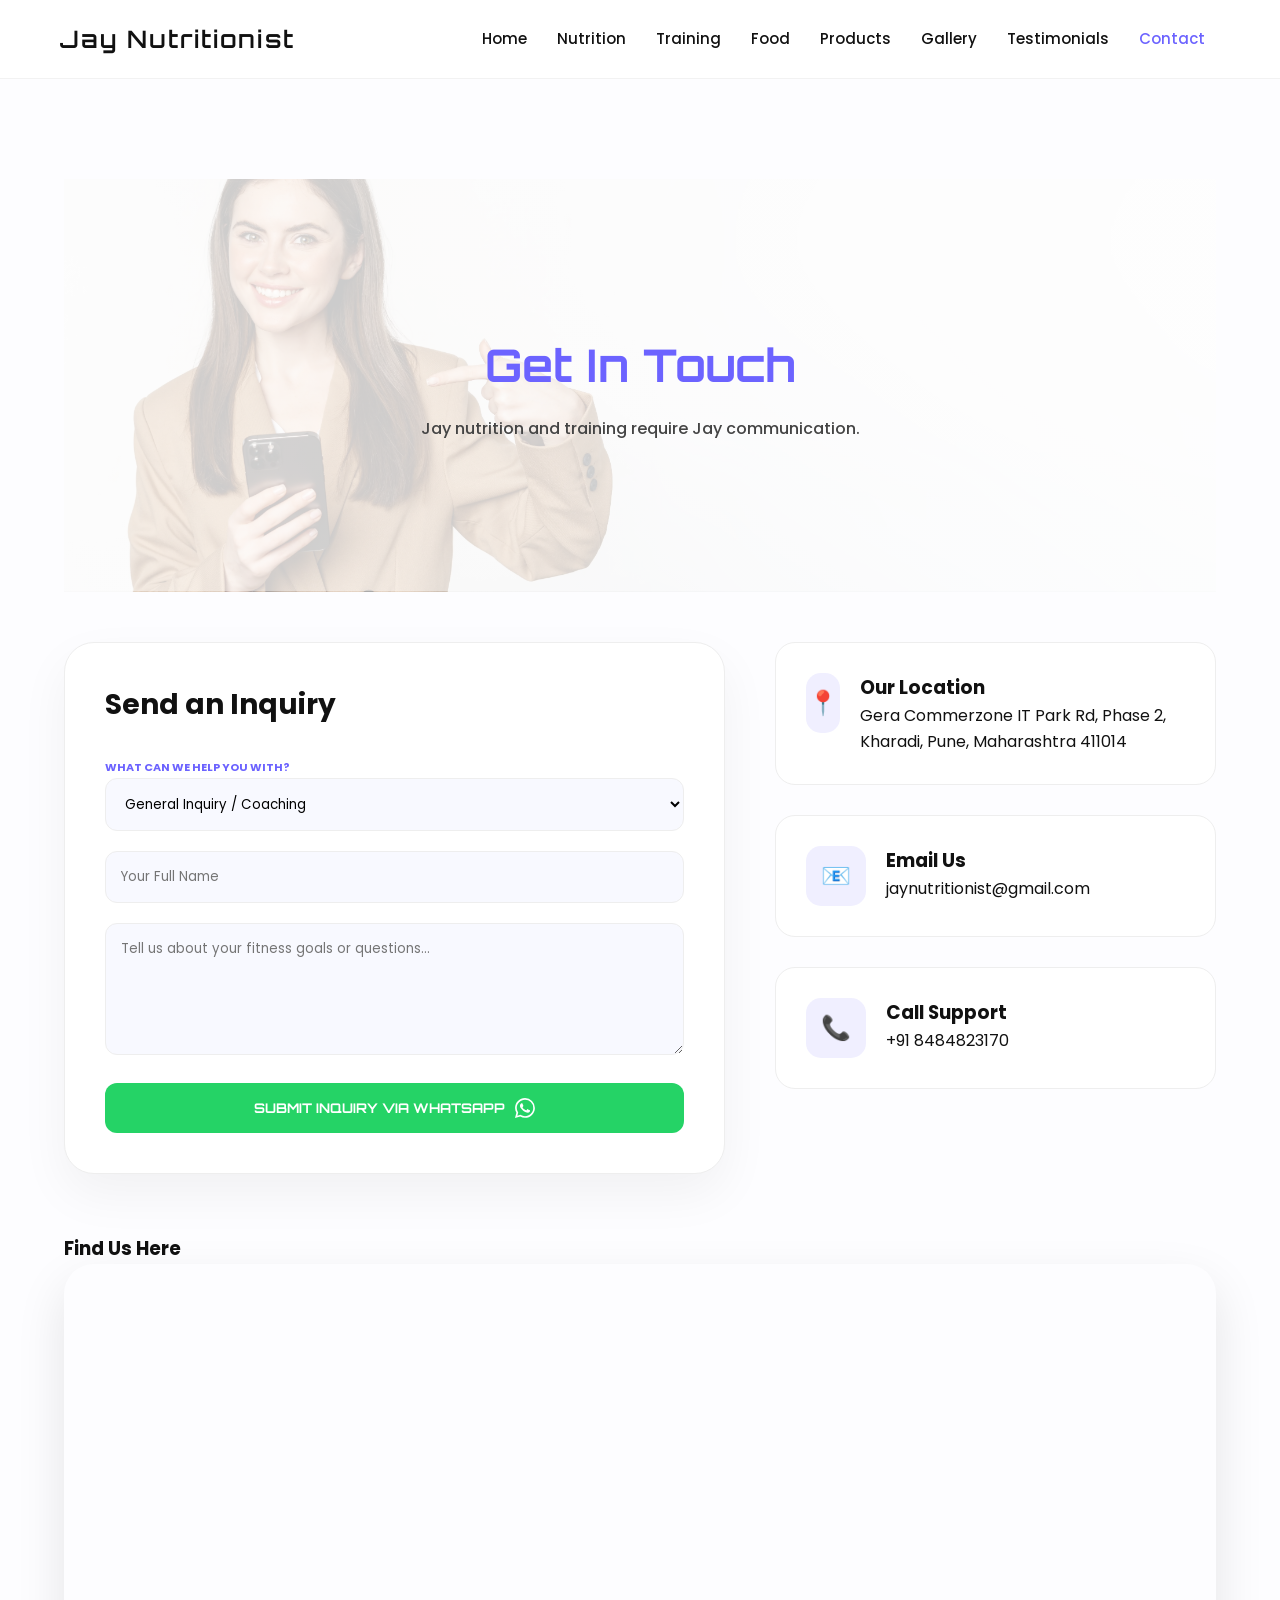
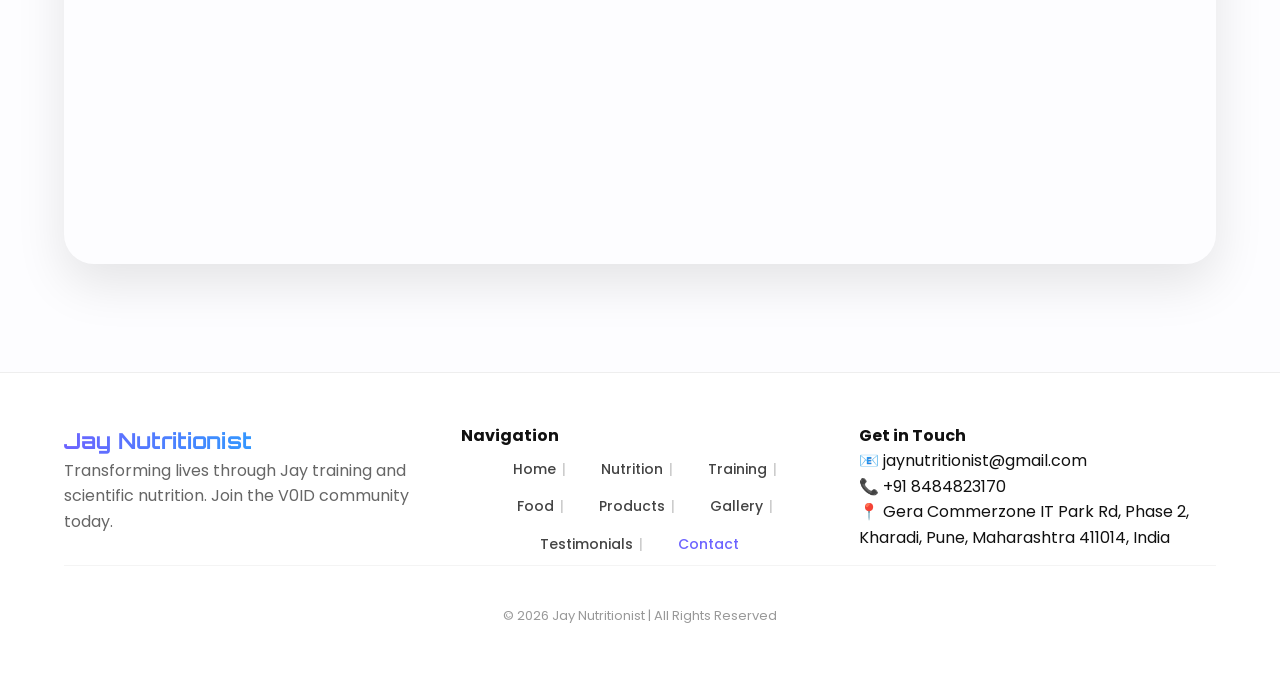
<file: contact.html>
<!DOCTYPE html>
<html lang="en">

<head>
    <meta charset="UTF-8">
    <meta name="viewport" content="width=device-width, initial-scale=1.0">
    <title>Contact | Jay Nutritionist</title>
    <link rel="icon" type="image/png" href="assets/images/logo.jpeg">
    <link href="https://fonts.googleapis.com/css2?family=Orbitron:wght@400;600&family=Poppins:wght@300;400;500&display=swap" rel="stylesheet">
    <link rel="stylesheet" href="css/style.css">
    <style>
        .contact-section {
            padding: 100px 5%;
            background: #fdfdff;
        }

        .contact-wrapper {
            max-width: 1200px;
            margin: 50px auto;
            display: grid;
            grid-template-columns: 1.2fr 0.8fr;
            gap: 50px;
            align-items: start;
        }

        .contact-form-card {
            background: #ffffff;
            padding: 40px;
            border-radius: 30px;
            box-shadow: 0 20px 50px rgba(0, 0, 0, 0.05);
            border: 1px solid #eee;
        }

        .contact-form-card h2 {
            margin-bottom: 25px;
            font-size: 28px;
            color: #111;
        }

        .form-group {
            margin-bottom: 20px;
        }

        .contact-form-card input,
        .contact-form-card select,
        .contact-form-card textarea {
            width: 100%;
            padding: 15px;
            border-radius: 12px;
            border: 1px solid #eee;
            background: #f8f9ff;
            font-family: 'Poppins', sans-serif;
            transition: 0.3s;
        }

        .info-column {
            display: flex;
            flex-direction: column;
            gap: 30px;
        }

        .info-box {
            background: #fff;
            padding: 30px;
            border-radius: 20px;
            display: flex;
            gap: 20px;
            border: 1px solid #eee;
            transition: 0.3s;
        }

        .info-icon {
            width: 60px;
            height: 60px;
            background: #f0efff;
            border-radius: 15px;
            display: flex;
            align-items: center;
            justify-content: center;
            font-size: 24px;
            color: #6c63ff;
        }

        .map-section {
            margin-top: 60px;
            width: 100%;
        }

        .map-section iframe {
            width: 100%;
            height: 600px;
            border-radius: 30px;
            border: none;
            box-shadow: 0 20px 50px rgba(0, 0, 0, 0.1);
        }

        .btn-glow-fixed:hover {
            background: #21b858 !important;
            box-shadow: 0 10px 20px rgba(37, 211, 102, 0.3);
        }

        .btn-addon {
            background: #6c63ff;
            color: white;
            border: none;
            padding: 0 20px;
            border-radius: 12px;
            font-family: 'Poppins', sans-serif;
            font-weight: 600;
            cursor: pointer;
            transition: all 0.3s ease;
            height: 50px;
        }

        .btn-addon:hover {
            background: #564fcc;
            box-shadow: 0 5px 15px rgba(108, 99, 255, 0.3);
            transform: translateY(-2px);
        }

        .btn-addon:active {
            transform: translateY(0);
        }

        @media (max-width: 768px) {
            .contact-wrapper {
                grid-template-columns: 1fr;
            }

            .map-section iframe {
                height: 400px;
            }
        }

        @keyframes slideIn {
            from { transform: translateX(100%); opacity: 0; }
            to { transform: translateX(0); opacity: 1; }
        }
        @keyframes fadeOut {
            from { opacity: 1; }
            to { opacity: 0; }
        }
    </style>
</head>

<body>

    <header>
        <div class="logo">Jay Nutritionist</div>
        <nav>
            <a href="index.html">Home</a>
            <a href="nutrition.html">Nutrition</a>
            <a href="workout.html">Training</a>
            <a href="food.html">Food</a>
            <a href="product.html">Products</a>
            <a href="gallery.html">Gallery</a>
            <a href="testimonials.html">Testimonials</a>
            <a class="active" href="contact.html">Contact</a>
        </nav>
    </header>

    <section class="contact-section">
        <section class="contact-hero" style="background: linear-gradient(rgba(255,255,255,0.8), rgba(255,255,255,0.8)), url('assets/images/contactus12.webp'); background-size: cover; background-position: center; padding: 150px 5%; text-align: center;">
            <div style="max-width: 800px; margin: 0 auto;">
                <h1 style="font-family: 'Orbitron'; font-size: clamp(32px, 5vw, 45px); color: #6c63ff;">Get In Touch</h1>
                <p style="color: #444; margin-top: 15px; font-weight: 500;">Jay nutrition and training require Jay communication.</p>
            </div>
        </section>

        <div class="contact-wrapper">
            <div class="contact-form-card">
                <h2 id="formTitle">Send a Message</h2>
                <form id="contactForm" autocomplete="off">
                    <div class="form-group">
                        <label style="font-size: 11px; font-weight: bold; color: #6c63ff; text-transform: uppercase;">What can we help you with?</label>
                        <select id="contactPurpose" onchange="toggleFields()" required>
                            <option value="Inquiry">General Inquiry / Coaching</option>
                            <option value="Order">Food Order</option>
                            <option value="Diet Plan">Diet Plan Subscription</option>
                            <option value="Personal Training">Personal Training</option>
                            <option value="Products">Products Purchase</option>
                        </select>
                    </div>

                    <div class="form-group">
                        <input type="text" id="custName" placeholder="Your Full Name" required>
                    </div>

                    <div id="foodFields" style="display: none;">
                        <div class="form-group">
                            <label style="font-size: 11px; font-weight: bold; color: #27ae60; text-transform: uppercase;">Select Meal Plan & Tier:</label>
                            <select id="foodSelect" onchange="calculateTotal()">
                                <option value="" data-price="0">-- Choose Your Exact Meal --</option>
                                
                                <!-- 1. Classic Chicken Bowl Variants -->
                                <option value="Classic Chicken Bowl (Regular V1)" data-price="209">Classic Chicken Bowl (Regular V1) - ₹209</option>
                                <option value="Classic Chicken Bowl (Pro V2)" data-price="259">Classic Chicken Bowl (Pro V2) - ₹259</option>
                                <option value="Classic Chicken Bowl (Max Protein)" data-price="329">Classic Chicken Bowl (Max Protein) - ₹329</option>
                                
                                <!-- 2. Pomegranate Chicken Salad Variants -->
                                <option value="Pomegranate Chicken Salad (Regular V1)" data-price="229">Pomegranate Chicken Salad (Regular V1) - ₹229</option>
                                <option value="Pomegranate Chicken Salad (Pro V2)" data-price="289">Pomegranate Chicken Salad (Pro V2) - ₹289</option>
                                <option value="Pomegranate Chicken Salad (Max Protein)" data-price="379">Pomegranate Chicken Salad (Max Protein) - ₹379</option>
                                
                                <!-- 3. Paneer Comfort Bowl Variants -->
                                <option value="Paneer Comfort Bowl (Regular V1)" data-price="199">Paneer Comfort Bowl (Regular V1) - ₹199</option>
                                <option value="Paneer Comfort Bowl (Pro V2)" data-price="239">Paneer Comfort Bowl (Pro V2) - ₹239</option>
                                <option value="Paneer Comfort Bowl (Max Protein)" data-price="309">Paneer Comfort Bowl (Max Protein) - ₹309</option>
                                
                                <!-- 4. Paneer Pomegranate Salad Variants -->
                                <option value="Paneer Pomegranate Salad (Regular V1)" data-price="219">Paneer Pomegranate Salad (Regular V1) - ₹219</option>
                                <option value="Paneer Pomegranate Salad (Pro V2)" data-price="279">Paneer Pomegranate Salad (Pro V2) - ₹279</option>
                                <option value="Paneer Pomegranate Salad (Max Protein)" data-price="359">Paneer Pomegranate Salad (Max Protein) - ₹359</option>
                                
                                <!-- 5. Herb Chicken Thali Variants -->
                                <option value="Herb Chicken Thali (Pro)" data-price="269">Herb Chicken Thali (Pro) - ₹269</option>
                                <option value="Herb Chicken Thali (Max Premium)" data-price="349">Herb Chicken Thali (Max Premium) - ₹349</option>
                                
                                <!-- 6. Herb Paneer Thali Variants -->
                                <option value="Herb Paneer Thali (Pro Thali)" data-price="259">Herb Paneer Thali (Pro Thali) - ₹259</option>
                                <option value="Herb Paneer Thali (Max Premium)" data-price="319">Herb Paneer Thali (Max Premium) - ₹319</option>
                                
                                <!-- 7. Soya Power Salad Variants -->
                                <option value="Soya Power Salad (Regular)" data-price="209">Soya Power Salad (Regular) - ₹209</option>
                                <option value="Soya Power Salad (Pro Muscle)" data-price="289">Soya Power Salad (Pro Muscle) - ₹289</option>
                            </select>
                        </div>

                        <div style="display: grid; grid-template-columns: 1fr 1.2fr; gap: 15px; margin-bottom: 20px;">
                            <div class="form-group">
                                <input type="number" id="foodQty" placeholder="Qty" value="1" min="1" oninput="calculateTotal()">
                            </div>
                            <div class="form-group" style="display:flex; gap:10px;">
                                <select id="foodAddon" onchange="addAddon()">
                                    <option value="" data-price="0">Select Extra Add-on</option>
                                    <option value="Extra Chicken 50GM" data-price="40">Extra Chicken 50GM (+₹40)</option>
                                    <option value="Extra Chicken 100GM" data-price="70">Extra Chicken 100GM (+₹70)</option>
                                    <option value="Extra Bhakri" data-price="30">Extra Bhakri (+₹30)</option>
                                    <option value="Extra Paneer" data-price="60">Extra Paneer (+₹60)</option>
                                </select>
                            </div>
                            <div id="selectedAddons" style="margin-bottom:15px; grid-column: span 2;"></div>
                        </div>

                        <div id="billDisplay" style="background: #f0efff; padding: 15px; border-radius: 12px; margin-bottom: 20px; border: 1px dashed #6c63ff; display: flex; justify-content: space-between; align-items: center;">
                            <span style="font-weight: 600; color: #444;">Total Estimated Bill:</span>
                            <span id="totalAmount" style="font-size: 20px; font-weight: 800; color: #6c63ff;">₹0</span>
                        </div>
                    </div>

                    <div class="form-group">
                        <textarea id="custMessage" rows="5" placeholder="Tell us about your fitness goals..." required></textarea>
                    </div>

                    <button type="submit" class="btn-glow-fixed" style="border: none; background: #25D366; display: flex; align-items: center; justify-content: center; gap: 10px; width: 100%; padding: 15px; border-radius: 12px; color: white; font-family: 'Orbitron'; font-weight: bold; cursor: pointer; transition: 0.3s;">
                        <span id="btnText">Submit via WhatsApp</span>
                        <svg xmlns="http://www.w3.org/2000/svg" width="20" height="20" fill="currentColor" viewBox="0 0 16 16">
                            <path d="M13.601 2.326A7.854 7.854 0 0 0 7.994 0C3.627 0 .068 3.558.064 7.926c0 1.399.366 2.76 1.057 3.965L0 16l4.204-1.102a7.933 7.933 0 0 0 3.79.965h.004c4.368 0 7.926-3.558 7.93-7.93A7.898 7.898 0 0 0 13.6 2.326zM7.994 14.521a6.573 6.573 0 0 1-3.356-.92l-.24-.144-2.494.654.666-2.433-.156-.251a6.56 6.56 0 0 1-1.007-3.505c0-3.626 2.957-6.584 6.591-6.584a6.56 6.56 0 0 1 4.66 1.931 6.557 6.557 0 0 1 1.928 4.66c-.004 3.639-2.961 6.592-6.592 6.592zm3.615-4.934c-.197-.099-1.17-.578-1.353-.646-.182-.065-.315-.099-.445.099-.133.197-.513.646-.627.775-.114.133-.232.148-.43.05-.197-.1-.836-.308-1.592-.985-.59-.525-.985-1.175-1.103-1.372-.114-.198-.011-.304.088-.403.087-.088.197-.232.296-.346.1-.114.133-.198.198-.33.065-.134.034-.248-.015-.347-.05-.099-.445-1.076-.612-1.47-.16-.389-.323-.335-.445-.34-.114-.007-.247-.007-.38-.007a.729.729 0 0 0-.529.247c-.182.198-.691.677-.691 1.654 0 .977.71 1.916.81 2.049.098.133 1.394 2.132 3.383 2.992.47.205.84.326 1.129.418.475.152.904.129 1.246.08.38-.058 1.171-.48 1.338-.943.164-.464.164-.86.114-.943-.049-.084-.182-.133-.38-.232z" />
                        </svg>
                    </button>
                </form>
            </div>

            <div class="info-column">
                <div class="info-box">
                    <div class="info-icon">📍</div>
                    <div class="info-text">
                        <h3>Our Location</h3>
                        <p>Gera Commerzone IT Park Rd, Phase 2, Kharadi, Pune, Maharashtra 411014</p>
                    </div>
                </div>
                <div class="info-box">
                    <div class="info-icon">📧</div>
                    <div class="info-text">
                        <h3>Email Us</h3>
                        <p>jaynutritionist@gmail.com</p>
                    </div>
                </div>
                <div class="info-box">
                    <div class="info-icon">📞</div>
                    <div class="info-text">
                        <h3>Call Support</h3>
                        <p>+91 8484823170</p>
                    </div>
                </div>
            </div>
        </div>

        <div class="map-section">
            <h3>Find Us Here</h3>
            <iframe src="https://www.google.com/maps/embed?pb=!1m18!1m12!1m3!1d6143.902183604561!2d73.94753029214648!3d18.551147361766144!2m3!1f0!2f0!3f0!3m2!1i1024!2i768!4f13.1!3m3!1m2!1s0x3bc2c32c563fb2c1%3A0xcef7c75a88f71495!2sEON%20Phase%202!5e0!3m2!1sen!2sin!4v1775200696788!5m2!1sen!2sin" width="600" height="450" style="border:0;" allowfullscreen="" loading="lazy" referrerpolicy="no-referrer-when-downgrade"></iframe>            
        </div>
    </section>

    <footer>
        <div class="footer-grid">
          <div class="footer-column">
            <h3 class="footer-logo">Jay Nutritionist</h3>
            <p style="color: #666; line-height: 1.6;">Transforming lives through Jay training and scientific nutrition. Join the V0ID community today.</p>
          </div>
  
          <div class="footer-column">
            <h4>Navigation</h4>
            <nav class="footer-nav">
                <a href="index.html">Home</a>
                <a href="nutrition.html">Nutrition</a>
                <a href="workout.html">Training</a>
                <a href="food.html">Food</a>
                <a href="product.html">Products</a>
                <a href="gallery.html">Gallery</a>
                <a href="testimonials.html">Testimonials</a>
                <a class="active" href="contact.html">Contact</a>
            </nav>
          </div>
  
          <div class="footer-column contact-info">
            <h4>Get in Touch</h4>
            <p>📧 jaynutritionist@gmail.com</p>
            <p>📞 +91 8484823170</p>
            <p>📍 Gera Commerzone IT Park Rd, Phase 2, Kharadi, Pune, Maharashtra 411014, India</p>
          </div>
        </div>
        <p class="copy">© 2026 Jay Nutritionist | All Rights Reserved</p>
    </footer>
  
    <div id="customToast" style="display: none; position: fixed; top: 20px; right: 20px; background: #ff4757; color: white; padding: 15px 25px; border-radius: 12px; box-shadow: 0 10px 30px rgba(0,0,0,0.2); z-index: 10000; font-family: 'Poppins', sans-serif;">
        <span id="toastMessage"></span>
    </div>

    <!-- ==================== JAVASCRIPT FIXED ENGINE ==================== -->
    <script>
    let addonList = []; 

    function calculateTotal() {
        const foodSelect = document.getElementById('foodSelect');
        const qtyInput = document.getElementById('foodQty');
        const totalDisp = document.getElementById('totalAmount');

        const qty = parseInt(qtyInput.value) || 1;
        const selectedOption = foodSelect.options[foodSelect.selectedIndex];
        const foodPrice = parseInt(selectedOption.getAttribute('data-price')) || 0;

        let totalAddonPrice = 0;
        addonList.forEach(item => {
            totalAddonPrice += item.price;
        });

        const total = (foodPrice + totalAddonPrice) * qty;
        totalDisp.innerText = '₹' + total;
        return total;
    }

    function addAddon() {
        const foodSelect = document.getElementById('foodSelect');
        const addonSelect = document.getElementById('foodAddon');
        const selectedOption = addonSelect.options[addonSelect.selectedIndex];
        
        if (foodSelect.value === "") {
            showToast("Please select your main meal plan first to add extras.");
            addonSelect.selectedIndex = 0; 
            foodSelect.focus();
            return;
        }

        if (selectedOption.value !== "") {
            const name = selectedOption.value;
            const price = parseInt(selectedOption.getAttribute('data-price'));

            addonList.push({ name, price });
            renderAddons();
            calculateTotal();
            addonSelect.selectedIndex = 0;
        }
    }

    function renderAddons() {
        const container = document.getElementById('selectedAddons');
        container.innerHTML = ''; 

        addonList.forEach((item, index) => {
            const tag = document.createElement('span');
            tag.style.cssText = "background:#6c63ff; color:white; padding:5px 12px; border-radius:20px; font-size:12px; margin:5px; display:inline-block; font-family:Poppins;";
            tag.innerHTML = `${item.name} (₹${item.price}) <b style="cursor:pointer; margin-left:8px;" onclick="removeAddon(${index})">×</b>`;
            container.appendChild(tag);
        });
    }

    function removeAddon(index) {
        addonList.splice(index, 1);
        renderAddons();
        calculateTotal();
    }

    function toggleFields() {
        const purpose = document.getElementById('contactPurpose').value;
        const foodFields = document.getElementById('foodFields');
        const msgArea = document.getElementById('custMessage');
        const btnText = document.getElementById('btnText');
        const title = document.getElementById('formTitle');

        if (purpose === 'Order') {
            foodFields.style.display = 'block';
            msgArea.placeholder = "Enter your complete delivery address in Pune...";
            btnText.innerText = "Confirm Order via WhatsApp";
            title.innerText = "Place Your Order";
            calculateTotal();
        } else {
            foodFields.style.display = 'none';
            if (purpose === 'Diet Plan') {
                msgArea.placeholder = "Tell us about your weight goals, age, weight and height for the Custom Diet Plan...";
                btnText.innerText = "Inquire Diet Plan via WhatsApp";
                title.innerText = "Subscribe to Diet Plan";
            } else if (purpose === 'Personal Training') {
                msgArea.placeholder = "Mention your body type, physical limitations, or transformation timeline for PT coaching...";
                btnText.innerText = "Inquire Training via WhatsApp";
                title.innerText = "Personal Training Coaching";
            } else {
                msgArea.placeholder = "Tell us about your fitness goals or questions...";
                btnText.innerText = "Submit Inquiry via WhatsApp";
                title.innerText = "Send an Inquiry";
            }
        }
    }

    window.onload = function () {
        const form = document.getElementById('contactForm');
        const purposeDropdown = document.getElementById('contactPurpose');

        form.reset(); 

        const urlParams = new URLSearchParams(window.location.search);
        const foodParam = urlParams.get('food');

        if (foodParam) {
            purposeDropdown.value = 'Order';
            toggleFields();
            
            // ड्रॉपडाउन मधील व्हॅल्यू एक्झॅक्ट मॅच करण्यासाठी लॉजिक
            const foodSelect = document.getElementById('foodSelect');
            let matched = false;
            
            for (let i = 0; i < foodSelect.options.length; i++) {
                if (foodSelect.options[i].value === foodParam) {
                    foodSelect.selectedIndex = i;
                    matched = true;
                    break;
                }
            }
            
            // जर परफेक्ट मॅच नाही भेटला तर जवळचा आयटम सिलेक्ट करेल
            if(!matched) {
                for (let i = 0; i < foodSelect.options.length; i++) {
                    if (foodParam.includes(foodSelect.options[i].value) || foodSelect.options[i].value.includes(foodParam)) {
                        foodSelect.selectedIndex = i;
                        break;
                    }
                }
            }
            
            calculateTotal();
        } else {
            purposeDropdown.value = 'Inquiry';
            toggleFields();
        }
    }

    document.getElementById('contactForm').addEventListener('submit', function(e) {
        e.preventDefault();

        const name = document.getElementById('custName').value;
        const purpose = document.getElementById('contactPurpose').value;
        const message = document.getElementById('custMessage').value;
        const phoneNumber = "918484823170";

        let wpMessage = `*🔥 NEW REQUEST - JAY NUTRITIONIST *%0A%0A`;
        wpMessage += `*👤 Name:* ${encodeURIComponent(name)}%0A`;
        wpMessage += `*🎯 Purpose:* ${encodeURIComponent(purpose)}%0A`;

        if (purpose === 'Order') {
            const foodSelect = document.getElementById('foodSelect');
            const food = foodSelect.value;
            
            if(!food) {
                showToast("Please select a valid meal before submitting!");
                return;
            }
            
            const qty = document.getElementById('foodQty').value;
            const total = document.getElementById('totalAmount').innerText;
            const extras = addonList.map(a => a.name).join(', ') || 'None';

            wpMessage += `*🍱 Selected Meal Plan:* ${encodeURIComponent(food)}%0A`;
            wpMessage += `*🔢 Quantity:* ${encodeURIComponent(qty)}%0A`;
            wpMessage += `*➕ Extras/Add-ons:* ${encodeURIComponent(extras)}%0A`;
            wpMessage += `*💰 Total Bill Amount:* ${encodeURIComponent(total)}%0A`;
            wpMessage += `*📍 Delivery Address:* ${encodeURIComponent(message)}%0A`;
        } else {
            wpMessage += `*📝 Details:* ${encodeURIComponent(message)}%0A`;
        }

        window.open(`https://wa.me/${phoneNumber}?text=${wpMessage}`, '_blank');
    });

    function showToast(msg) {
        const toast = document.getElementById('customToast');
        const toastMsg = document.getElementById('toastMessage');
        
        toastMsg.innerText = msg;
        toast.style.display = 'block';
        toast.style.animation = 'slideIn 0.5s ease';

        setTimeout(() => {
            toast.style.animation = 'fadeOut 0.5s ease';
            setTimeout(() => { toast.style.display = 'none'; }, 500);
        }, 3000);
    }
    </script>
</body>

</html>
</file>
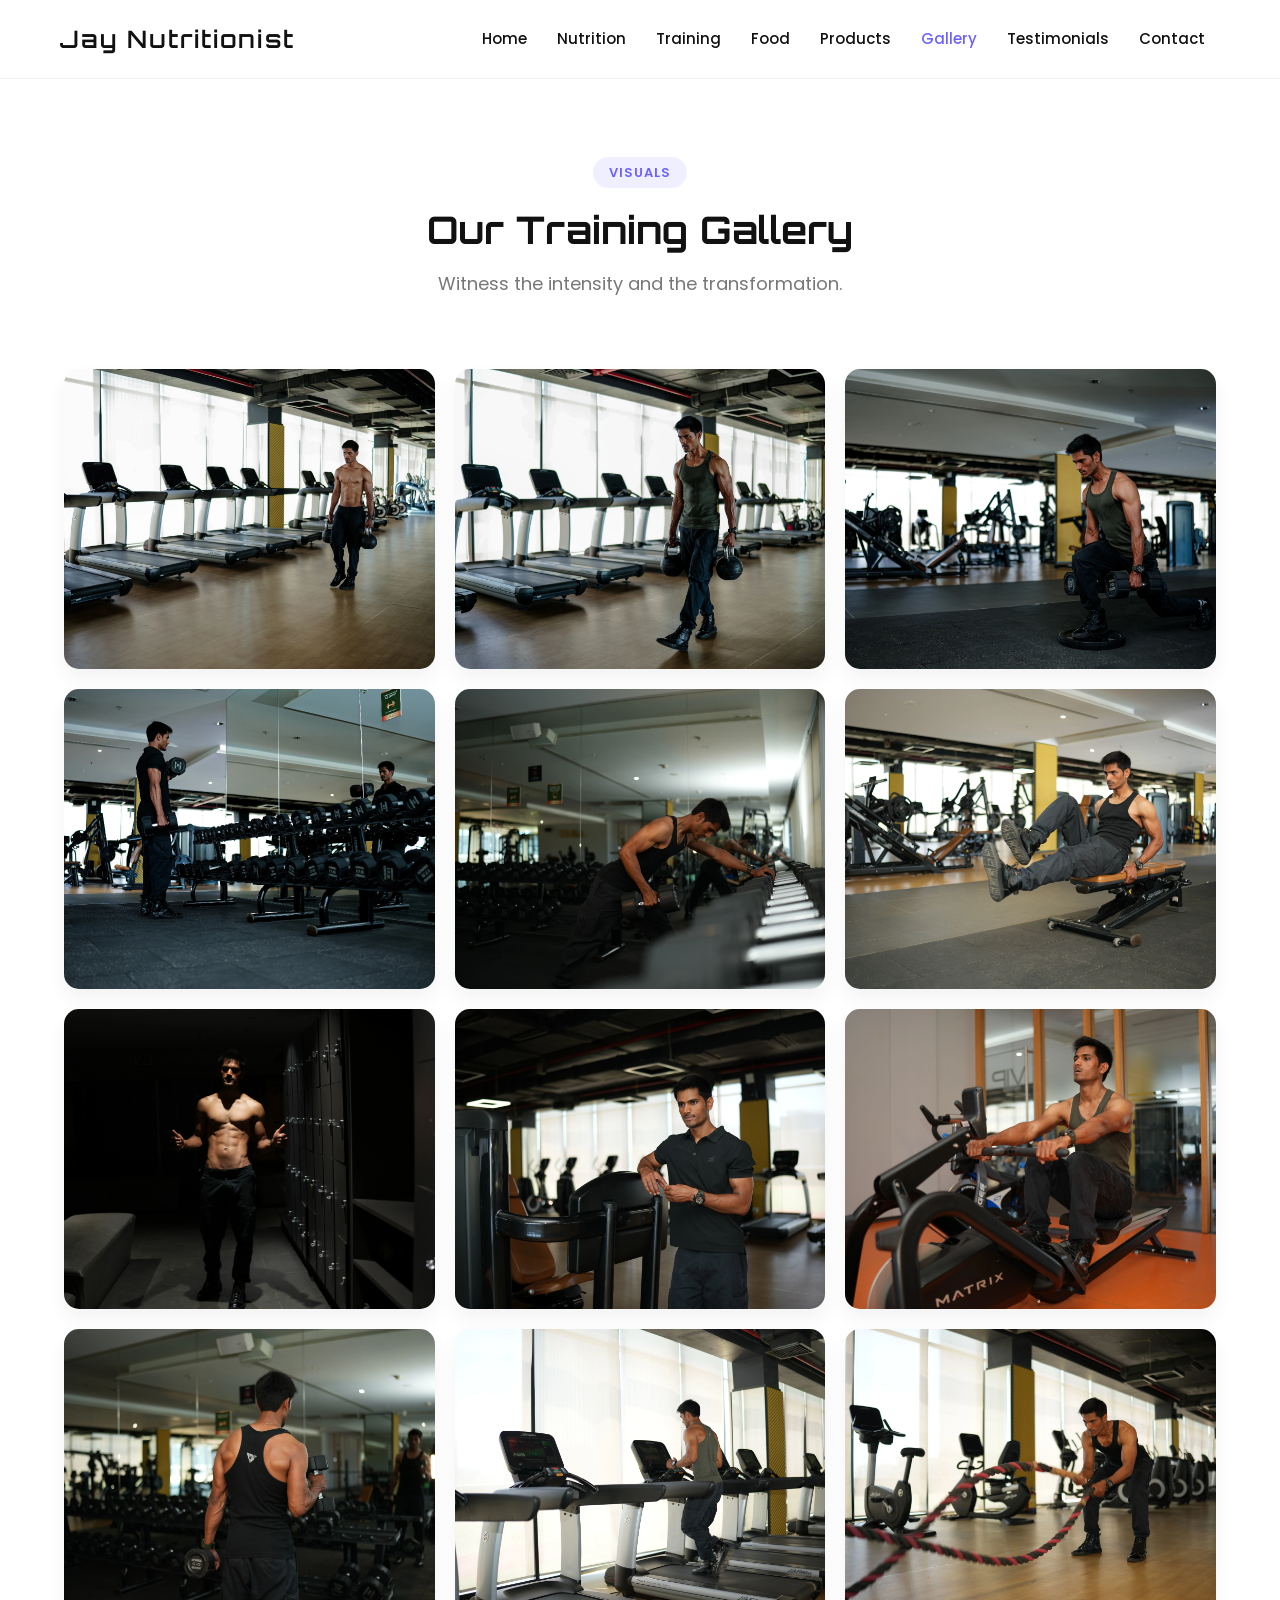
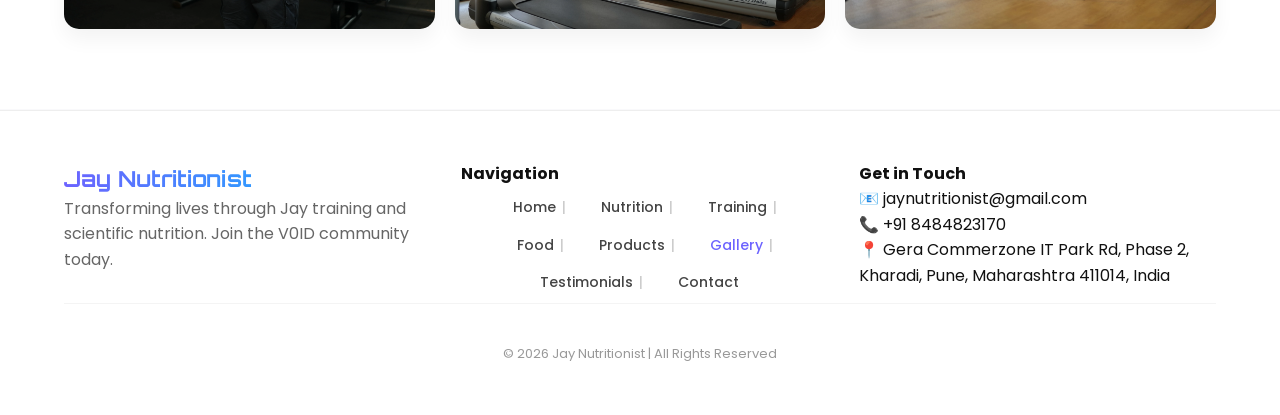
<file: gallery.html>
<!DOCTYPE html>
<html lang="en">
<head>
<meta charset="UTF-8">
<meta name="viewport" content="width=device-width, initial-scale=1.0">
<title>Jay Fitness | Gallery</title>
<link rel="icon" type="image/png" href="assets/images/logo.jpeg">
<link rel="stylesheet" href="css/style.css">
<link href="https://fonts.googleapis.com/css2?family=Orbitron:wght@400;600&family=Poppins:wght@300;400;500&display=swap" rel="stylesheet">

</head>

<body>

<header>
<div class="logo">Jay Nutritionist</div>
<nav>
<a href="index.html">Home</a>
<a href="nutrition.html">Nutrition</a>
<a href="workout.html">Training</a>
<a href="food.html">Food</a>
<a href="product.html">Products</a>
<a class="active" href="gallery.html">Gallery</a>
<a href="testimonials.html">Testimonials</a>
<a href="contact.html">Contact</a>
</nav>
</header>

<section class="section gallery-section">
  <div class="hub-header">
      <span class="hub-badge">Visuals</span>
      <h2>Our Training Gallery</h2>
      <p>Witness the intensity and the transformation.</p>
  </div>

  <div class="gallery-grid">
      <div class="gallery-item"><img src="assets/images/jaypic1.webp" alt="Workout 1"></div>
      <div class="gallery-item"><img src="assets/images/jaypic2.webp" alt="Workout 2"></div>
      <div class="gallery-item"><img src="assets/images/jaypic3.webp" alt="Workout 3"></div>
      <div class="gallery-item"><img src="assets/images/jaypic4.jpg" alt="Workout 4"></div>
      <div class="gallery-item"><img src="assets/images/jaypic5.webp" alt="Workout 6"></div>
      <div class="gallery-item"><img src="assets/images/jaypic6.webp" alt="Workout 7"></div>
      <div class="gallery-item"><img src="assets/images/jaypic14.webp" alt="Workout 8"></div>
      <div class="gallery-item"><img src="assets/images/jaypic8.webp" alt="Workout 9"></div>
      <div class="gallery-item"><img src="assets/images/jaypic9.webp" alt="Workout 10"></div>
      <div class="gallery-item"><img src="assets/images/jaypic10.webp" alt="Workout 11"></div>
      <div class="gallery-item"><img src="assets/images/jaypic11.webp" alt="Workout 12"></div>
      <div class="gallery-item"><img src="assets/images/jaypic13.webp" alt="Workout 14"></div>
  </div>
</section>

<footer>
  <div class="footer-grid">
    <div class="footer-column">
      <h3 class="footer-logo">Jay Nutritionist</h3>
      <p style="color: #666; line-height: 1.6;">Transforming lives through Jay training and scientific nutrition. Join the V0ID community today.</p>
    </div>

    <div class="footer-column">
      <h4>Navigation</h4>
      <nav class="footer-nav">
        <a href="index.html">Home</a>
        <a href="nutrition.html">Nutrition</a>
        <a href="workout.html">Training</a>
        <a href="food.html">Food</a>
        <a href="product.html">Products</a>
        <a class="active" href="gallery.html">Gallery</a>
        <a href="testimonials.html">Testimonials</a>
        <a href="contact.html">Contact</a>
      </nav>
    </div>

    <div class="footer-column contact-info">
      <h4>Get in Touch</h4>
      <p>📧 jaynutritionist@gmail.com</p>
      <p>📞 +91 8484823170</p>
      <p>📍 Gera Commerzone IT Park Rd, Phase 2, Kharadi, Pune, Maharashtra 411014, India</p>
    </div>
  </div>
  <p class="copy">© 2026 Jay Nutritionist | All Rights Reserved</p>
</footer>
</body>
</html>
</file>
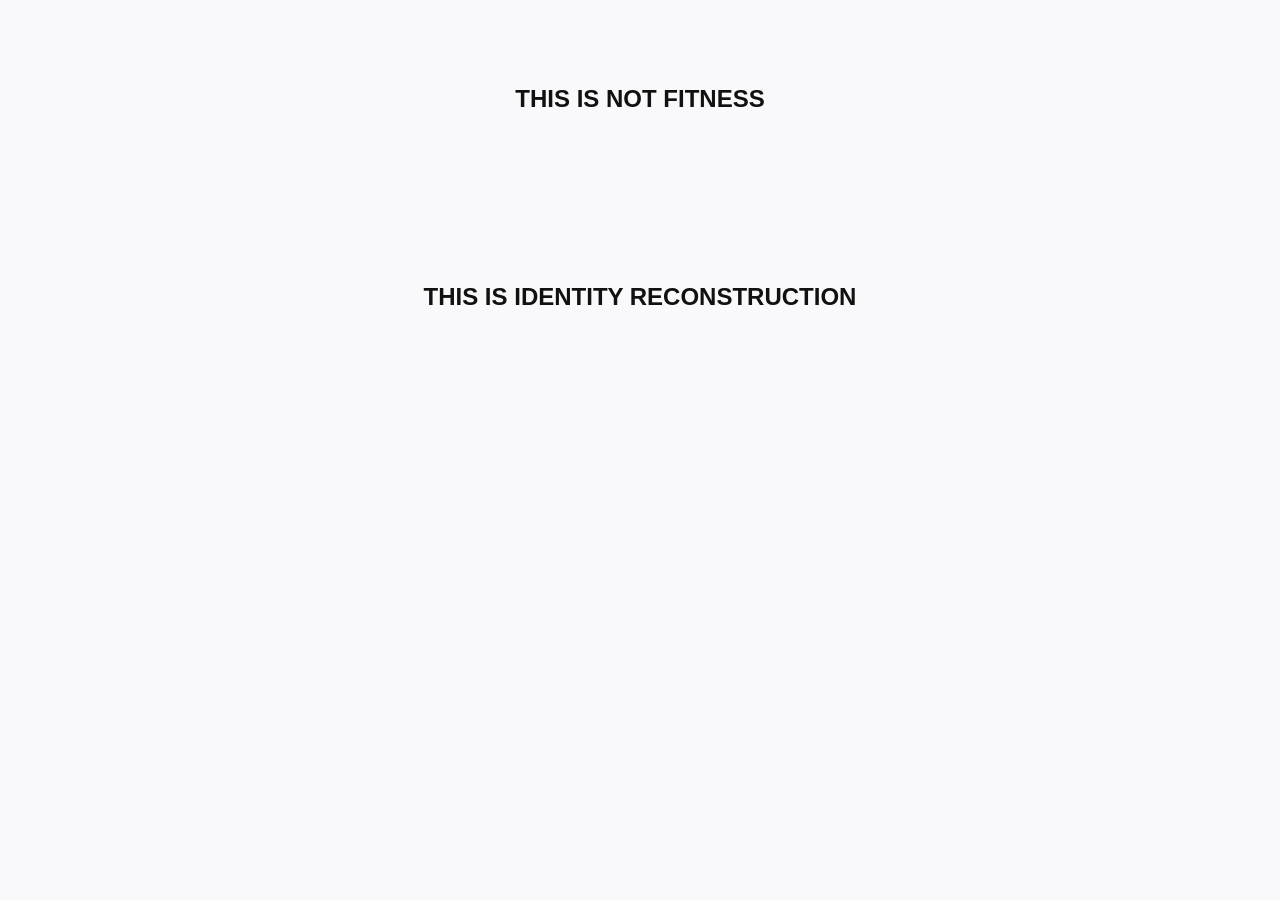
<file: philosophy.html>
<!DOCTYPE html>
<html>
<head>
<title>Philosophy</title>
<link rel="icon" type="image/png" href="assets/images/logo.jpeg">
<link href="https://fonts.googleapis.com/css2?family=Oswald:wght@300;500;700&family=Inter:wght@300;400;500&display=swap" rel="stylesheet">

<link rel="stylesheet" href="css/style.css">
<link rel="stylesheet" href="css/layout.css">

</head>

<body>

<section class="section">
<h1 class="big-text">THIS IS NOT FITNESS</h1>
</section>

<section class="section">
<h1 class="big-text">THIS IS IDENTITY RECONSTRUCTION</h1>
</section>

</body>
</html>
</file>
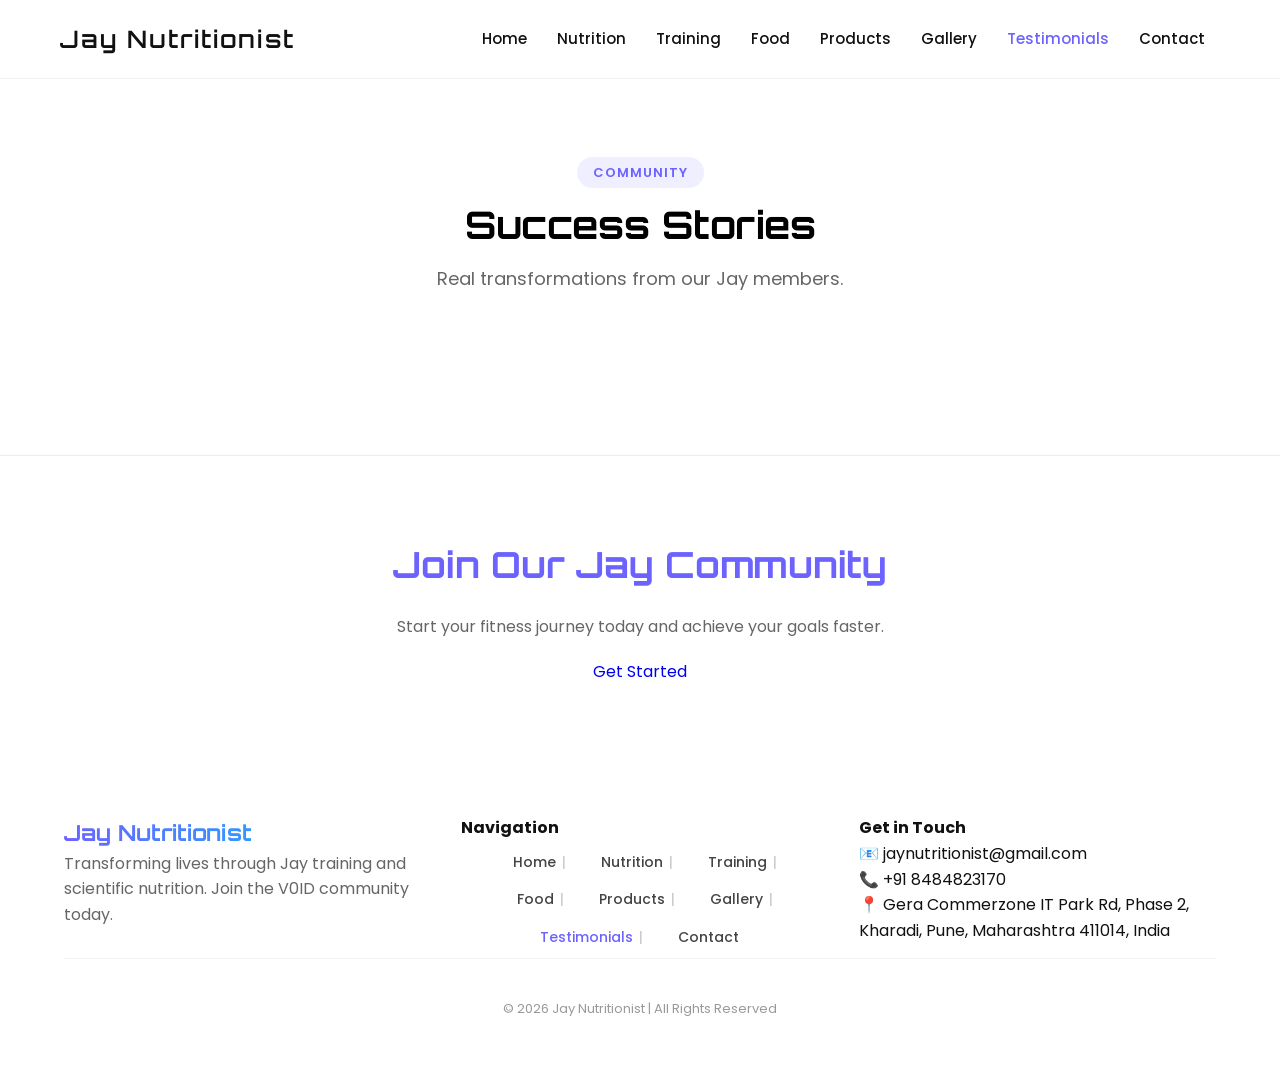
<file: testimonials.html>
<!DOCTYPE html>
<html lang="en">
<head>
<meta charset="UTF-8">
<meta name="viewport" content="width=device-width, initial-scale=1.0">
<title>Testimonials | Jay Nutritionist</title>
<link rel="icon" type="image/png" href="assets/images/logo.jpeg">
<link href="https://fonts.googleapis.com/css2?family=Orbitron:wght@400;600&family=Poppins:wght@300;400;500&display=swap" rel="stylesheet">
<link rel="stylesheet" href="css/style.css">

<style>
/* Hya section sathi garjechi responsive CSS */
.cards {
    display: block;
    grid-template-columns: repeat(auto-fit, minmax(300px, 1fr));
    gap: 25px;
    padding: 20px 0;
}

.testimonial-card {
    display: flex;
    flex-direction: column;
    justify-content: space-between;
    height: 100%;
}

.user-info {
    display: flex;
    align-items: center;
    gap: 15px;
    margin-bottom: 15px;
}

.user-img {
    width: 60px;
    height: 60px;
    border-radius: 50%;
    object-fit: cover;
    border: 2px solid #6c63ff;
}

.stars { color: #ffb400; font-size: 0.9rem; }

.img-container {
    width: 100%;
    height: 250px;
    overflow: hidden;
    border-radius: 15px;
}

.img-container img {
    width: 100%;
    height: 100%;
    object-fit: cover;
    transition: 0.4s;
}

.card:hover .img-container img {
    transform: scale(1.05);
}

@media (max-width: 768px) {
    .section { padding: 40px 5%; }
    .logo { font-size: 20px; }
    header { flex-direction: column; gap: 15px; text-align: center; }
}

.elfsight-app-29048336-d229-4e6e-b628-3df4a9d871fb {
    width: 100%;
}

[class*="efs-"] {
    display: none !important;
}

.elfsight-app-badge,
[class*="eapps-widget-toolbar"] {
    display: none !important;
}
</style>
</head>
<body>

<header>
    <div class="logo">Jay Nutritionist</div>
    <nav>
        <a href="index.html">Home</a>
        <a href="nutrition.html">Nutrition</a>
        <a href="workout.html">Training</a>
        <a href="food.html">Food</a>
        <a href="product.html">Products</a>
        <a href="gallery.html">Gallery</a>
        <a class="active" href="testimonials.html">Testimonials</a>
        <a href="contact.html">Contact</a>
    </nav>
</header>

<section class="section hero-future">
    <div class="hub-header" style="text-align: center; margin-bottom: 40px;">
      <span class="hub-badge">Community</span>
      <h2 style="font-family: 'Orbitron'; color: black; margin: 10px 0;">Success Stories</h2>
      <p style="color: #666;">Real transformations from our Jay members.</p>
    </div>

    <div class="cards">
      <!-- Elfsight Google Reviews | Untitled Google Reviews -->
      <div class="elfsight-app-29048336-d229-4e6e-b628-3df4a9d871fb" data-elfsight-app-lazy></div>
    </div>
  
</section>

<!-- <section class="section">
    <div class="hub-header" style="text-align: center; margin-bottom: 40px;">
      <span class="hub-badge">Progress</span>
      <h2 style="font-family: 'Orbitron'; color: black; margin: 10px 0;">Before & After</h2>
    </div>
  
    <div class="cards">
      <div class="card trans-card">
        <div class="img-container">
          <img src="https://images.unsplash.com/photo-1607746882042-944635dfe10e" alt="Transformation 1">
        </div>
        <h4 style="margin-top:15px;">Rohit</h4>
        <p style="color:#666; font-size: 14px;">Lost 12kg in 3 months</p>
      </div>
  
      <div class="card trans-card">
        <div class="img-container">
          <img src="https://images.unsplash.com/photo-1534438327276-14e5300c3a48" alt="Transformation 2">
        </div>
        <h4 style="margin-top:15px;">Anita</h4>
        <p style="color:#666; font-size: 14px;">Lean Muscle Gain</p>
      </div>
  
      <div class="card trans-card">
        <div class="img-container">
          <img src="https://images.unsplash.com/photo-1599058917765-a780eda07a3e" alt="Transformation 3">
        </div>
        <h4 style="margin-top:15px;">Vikram</h4>
        <p style="color:#666; font-size: 14px;">Transformed physique & stamina</p>
      </div>
    </div>
</section> -->

<section class="section hero-future" style="background: #fff; border-top: 1px solid #eee;">
    <h2 style="font-family: 'Orbitron'; color: #6c63ff;">Join Our Jay Community</h2>
    <p style="color:#666; margin: 20px 0;">Start your fitness journey today and achieve your goals faster.</p>
    <a class="btn" href="contact.html">Get Started</a>
</section>

<footer>
  <div class="footer-grid">
    <div class="footer-column">
      <h3 class="footer-logo">Jay Nutritionist</h3>
      <p style="color: #666; line-height: 1.6;">Transforming lives through Jay training and scientific nutrition. Join the V0ID community today.</p>
    </div>

    <div class="footer-column">
      <h4>Navigation</h4>
      <nav class="footer-nav">
        <a href="index.html">Home</a>
        <a href="nutrition.html">Nutrition</a>
        <a href="workout.html">Training</a>
        <a href="food.html">Food</a>
        <a href="product.html">Products</a>
        <a href="gallery.html">Gallery</a>
        <a class="active" href="testimonials.html">Testimonials</a>
        <a href="contact.html">Contact</a>
      </nav>
    </div>

    <div class="footer-column contact-info">
      <h4>Get in Touch</h4>
      <p>📧 jaynutritionist@gmail.com</p>
      <p>📞 +91 8484823170</p>
      <p>📍 Gera Commerzone IT Park Rd, Phase 2, Kharadi, Pune, Maharashtra 411014, India</p>
    </div>
  </div>
  <p class="copy">© 2026 Jay Nutritionist | All Rights Reserved</p>
</footer>


<script src="https://elfsightcdn.com/platform.js" async></script>
</body>
</html>
</file>
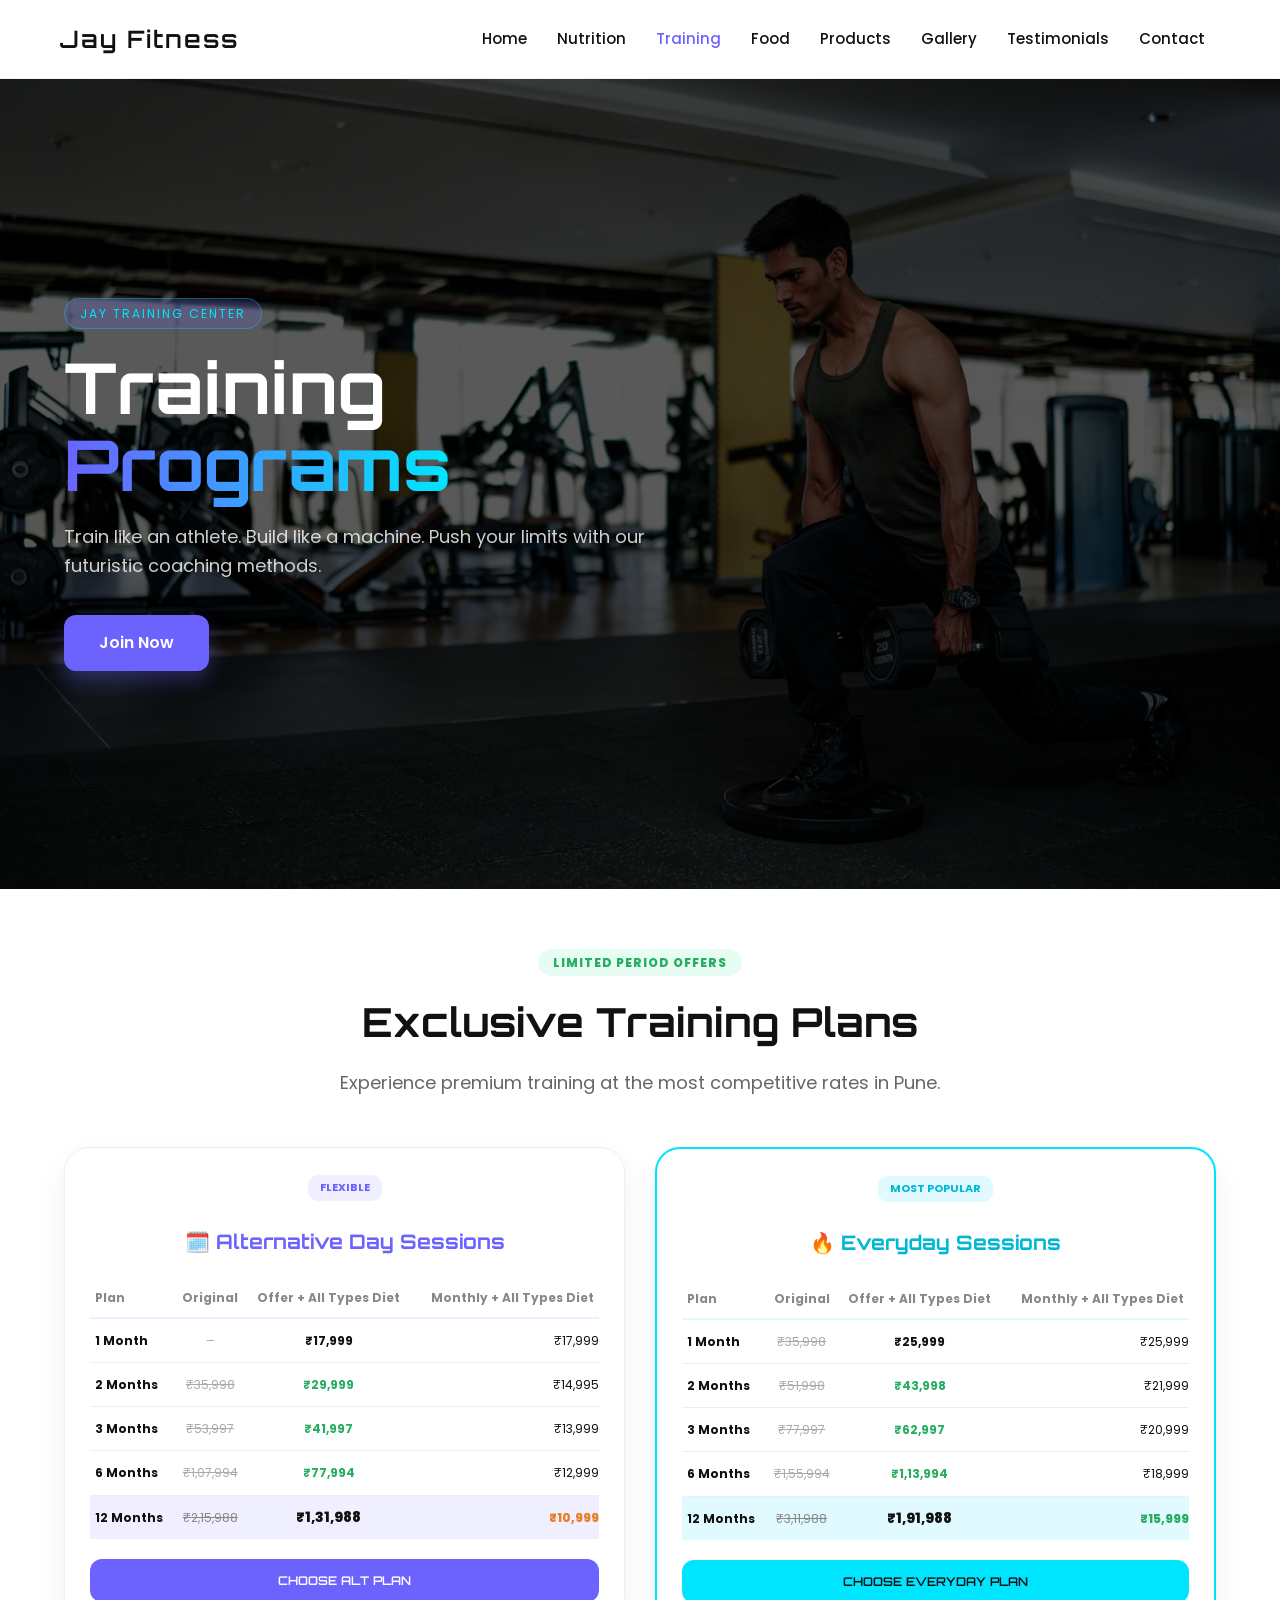
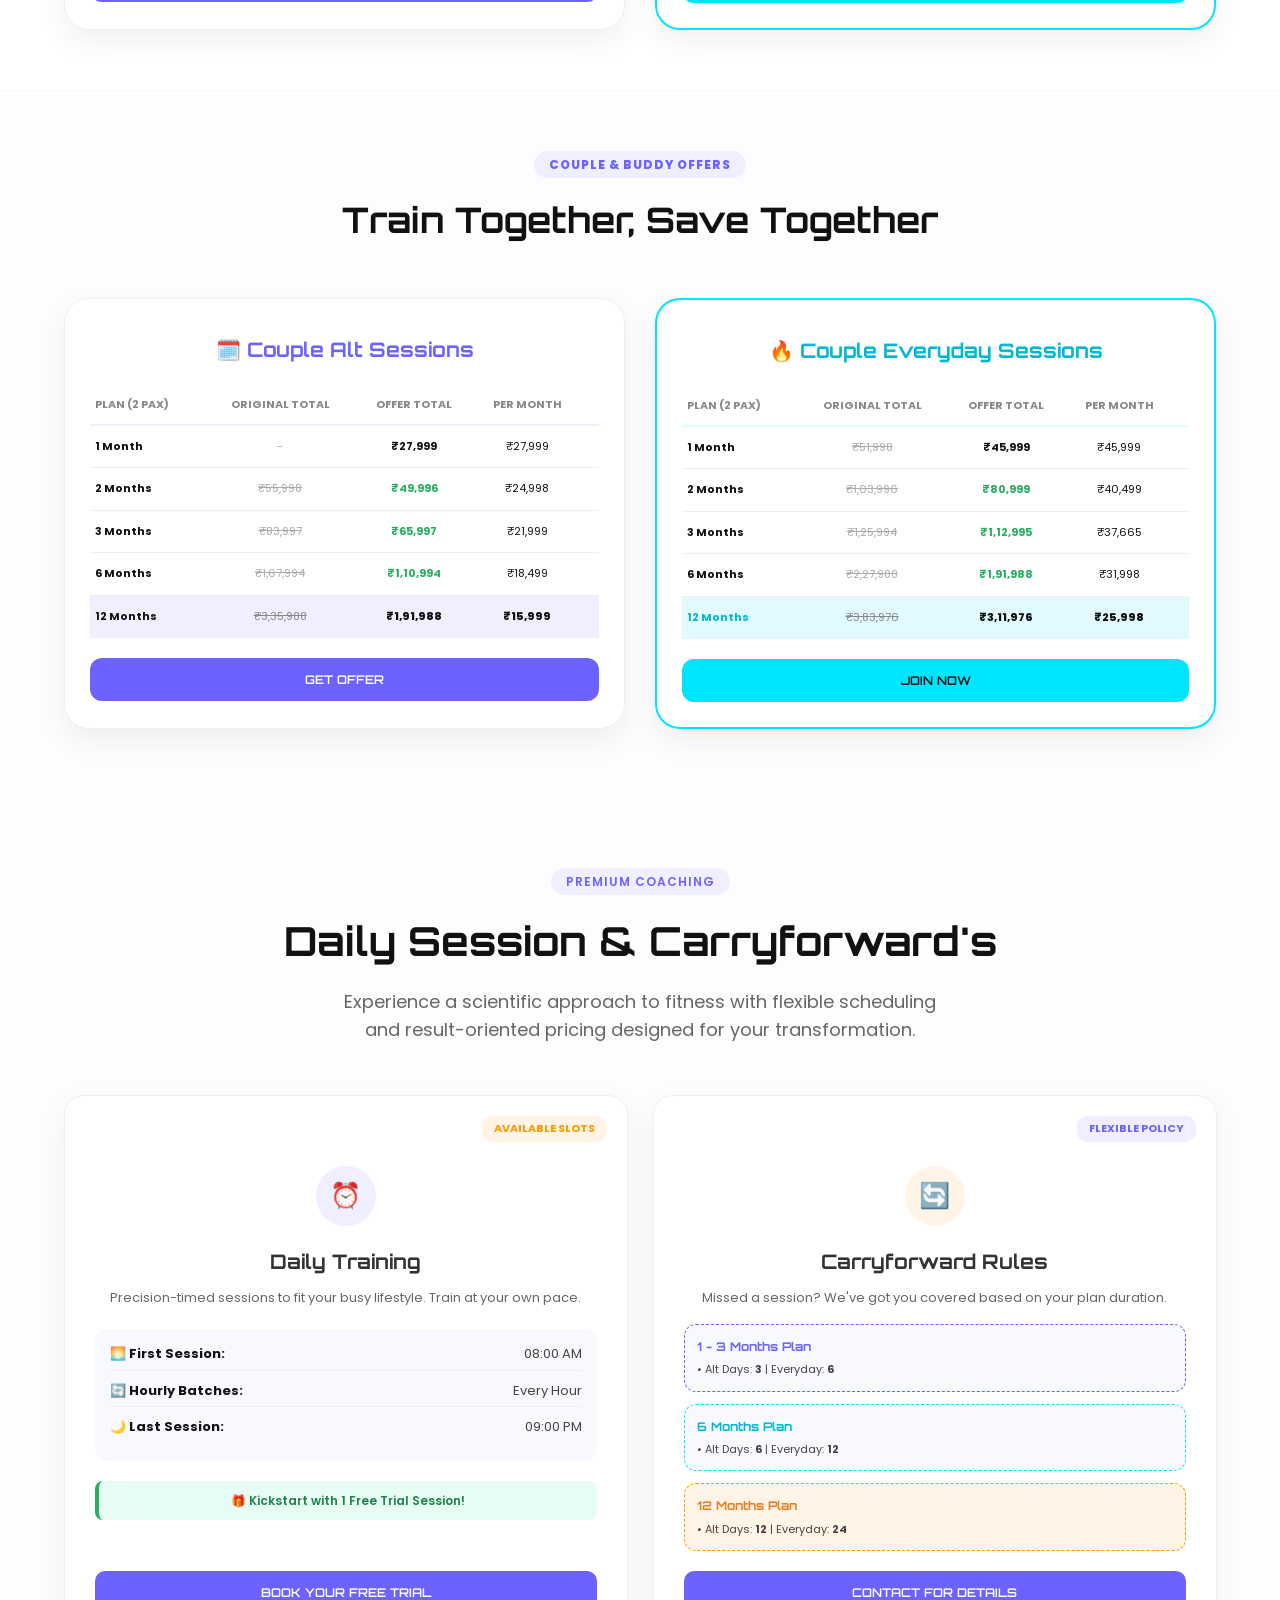
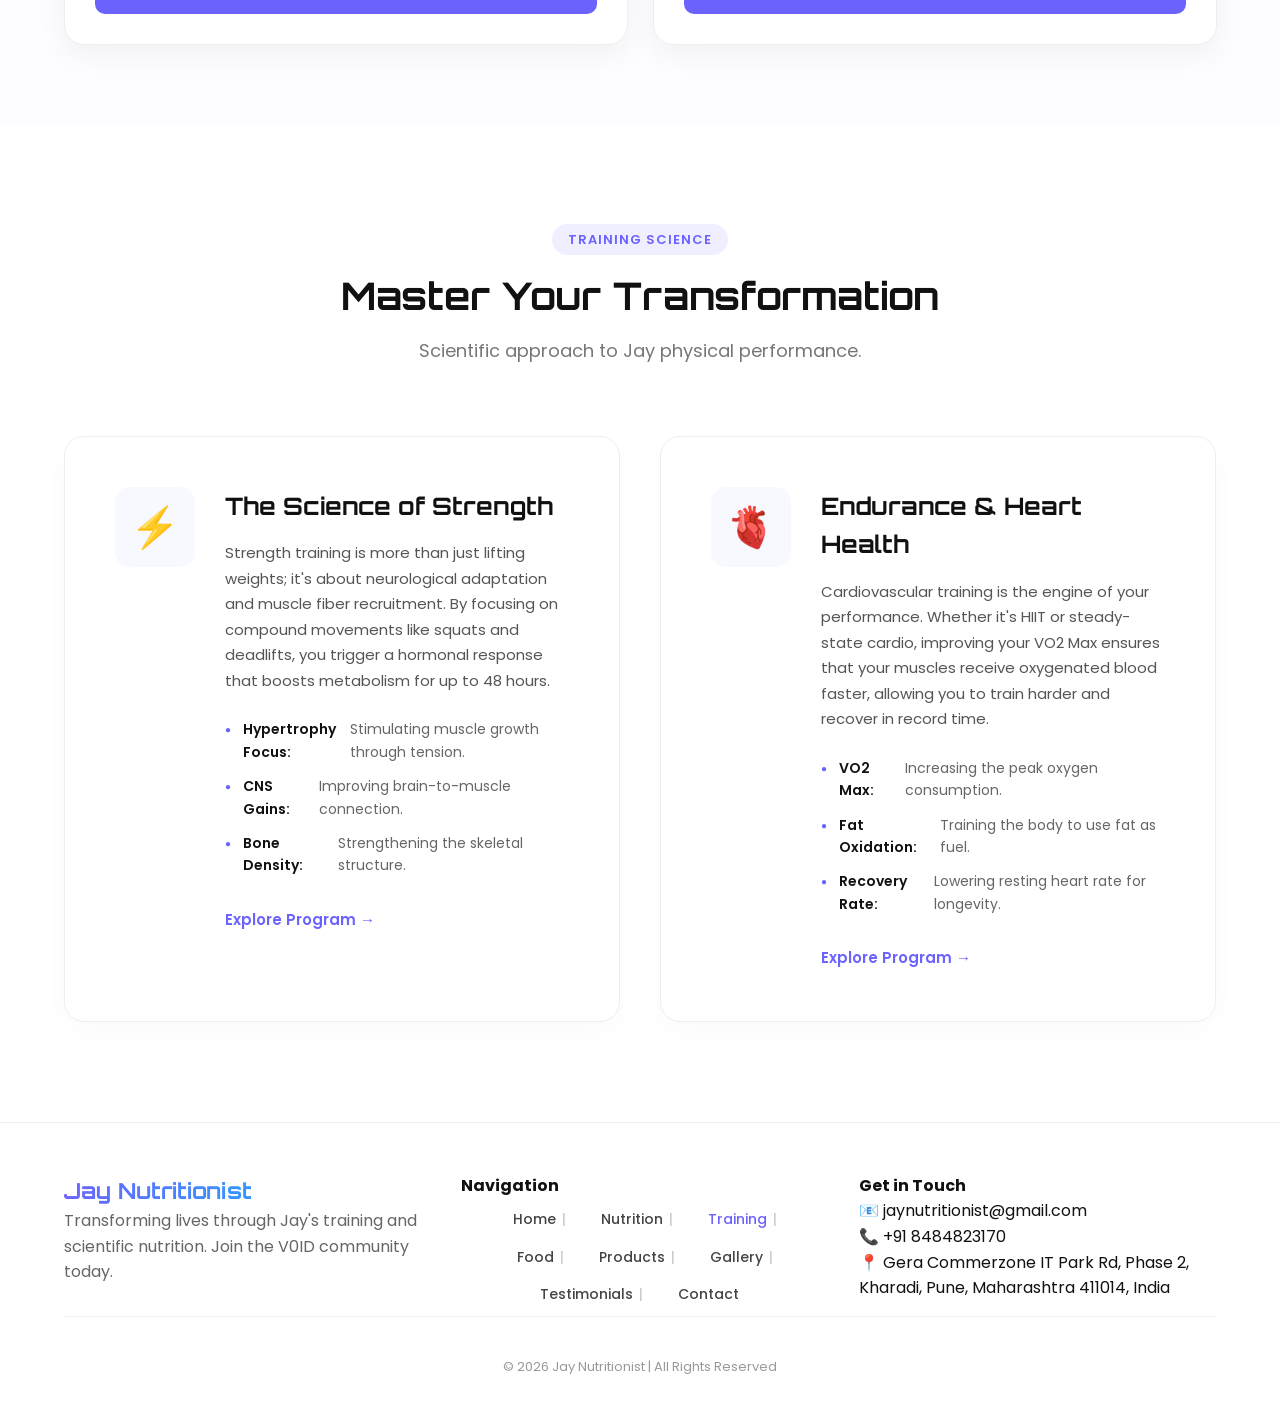
<file: workout.html>
<!DOCTYPE html>
<html lang="en">

<head>
  <meta charset="UTF-8">
  <meta name="viewport" content="width=device-width, initial-scale=1.0">

  <title>Jay Nutritionist| Workout</title>
  <link rel="icon" type="image/png" href="assets/images/logo.jpeg">
  <link rel="stylesheet" href="css/style.css">
  <link
    href="https://fonts.googleapis.com/css2?family=Orbitron:wght@400;600&family=Poppins:wght@300;400;500&display=swap"
    rel="stylesheet">
  <style>
    .training-hero {
      position: relative;
      min-height: 90vh;
      display: flex;
      align-items: center;
      justify-content: center;

      /* Path Check: jar assets folder css chya baher asel tar ../ garjeche aahe */
      background: linear-gradient(rgba(0, 0, 0, 0.65), rgba(0, 0, 0, 0.65)),
        url("assets/images/jaypic3.webp") no-repeat;

      background-size: cover;
      background-position: center;
      background-attachment: fixed;
      overflow: hidden;
      padding: 0 5%;
    }
  </style>
</head>

<body>

  <!-- HEADER -->
  <header>
    <div class="logo">Jay Fitness</div>
    <nav>
      <a href="index.html">Home</a>
      <a href="nutrition.html">Nutrition</a>
      <a class="active" href="workout.html">Training</a>
      <a href="food.html">Food</a>
      <a href="product.html">Products</a>
      <a href="gallery.html">Gallery</a>
      <a href="testimonials.html">Testimonials</a>
      <a href="contact.html">Contact</a>
    </nav>
  </header>


  <!-- HERO -->
  <section class="hero-page training-hero">
    <div class="hero-content">
      <div class="hero-copy">
        <span class="badge">Jay Training Center</span>
        <h1>Training <br><span>Programs</span></h1>
        <p>Train like an athlete. Build like a machine. Push your limits with our futuristic coaching methods.</p>
        <div class="hero-btns">
          <a href="contact.html" class="btn btn-primary">Join Now</a>

        </div>
      </div>
    </div>

  </section>

  <section class="section detailed-plans" style="background: #fff; padding: 60px 5%;">
    <div class="hub-header" style="text-align: center; margin-bottom: 50px;">
        <span class="hub-badge" style="background: #e7fcf3; color: #27ae60; padding: 5px 15px; border-radius: 20px; font-size: 12px; font-weight: 800; text-transform: uppercase;">Limited Period Offers</span>
        <h2 style="font-family: 'Orbitron', sans-serif; font-size: 2.5rem; margin: 15px 0;">Exclusive Training Plans</h2>
        <p style="color: #666;">Experience premium training at the most competitive rates in Pune.</p>
    </div>

    <div class="cards" style="display: grid; grid-template-columns: repeat(auto-fit, minmax(320px, 1fr)); gap: 30px; justify-items: center;">
        
        <div class="card" style="max-width: 600px; border: 1px solid #eee;">
            <div style="background: #efefff; color: #6c63ff; display: inline-block; padding: 4px 12px; border-radius: 10px; font-size: 11px; font-weight: bold; margin-bottom: 15px;">FLEXIBLE</div>
            <h4 style="font-family: 'Orbitron'; color: #6c63ff; margin-bottom: 20px;">🗓️ Alternative Day Sessions</h4>
            
            <div style="width: 100%; overflow-x: auto;">
                <table style="width: 100%; border-collapse: collapse; font-size: 12px; text-align: left; min-width: 400px;">
                    <tr style="border-bottom: 2px solid #f0efff; color: #888; font-weight: 700;">
                        <td style="padding: 10px 5px;">Plan</td>
                        <td style="padding: 10px 5px; text-align: center;">Original</td>
                        <td style="padding: 10px 5px; text-align: center;">Offer +  All Types Diet</td>
                        <td style="padding: 10px 5px; text-align: right;">Monthly +  All Types Diet</td>
                    </tr>
                    <tr style="border-bottom: 1px solid #eee;"><td style="padding: 12px 5px;"><b>1 Month</b></td><td style="text-align: center; color: #aaa; text-decoration: line-through;">-</td><td style="text-align: center; font-weight: 700;">₹17,999</td><td style="text-align: right;">₹17,999</td></tr>
                    <tr style="border-bottom: 1px solid #eee;"><td style="padding: 12px 5px;"><b>2 Months</b></td><td style="text-align: center; color: #aaa; text-decoration: line-through;">₹35,998</td><td style="text-align: center; font-weight: 700; color: #27ae60;">₹29,999</td><td style="text-align: right;">₹14,995</td></tr>
                    <tr style="border-bottom: 1px solid #eee;"><td style="padding: 12px 5px;"><b>3 Months</b></td><td style="text-align: center; color: #aaa; text-decoration: line-through;">₹53,997</td><td style="text-align: center; font-weight: 700; color: #27ae60;">₹41,997</td><td style="text-align: right;">₹13,999</td></tr>
                    <tr style="border-bottom: 1px solid #eee;"><td style="padding: 12px 5px;"><b>6 Months</b></td><td style="text-align: center; color: #aaa; text-decoration: line-through;">₹1,07,994</td><td style="text-align: center; font-weight: 700; color: #27ae60;">₹77,994</td><td style="text-align: right;">₹12,999</td></tr>
                    <tr style="background: #f0efff; border-radius: 10px;"><td style="padding: 12px 5px; font-weight: 800;"><b>12 Months</b></td><td style="text-align: center; color: #888; text-decoration: line-through;">₹2,15,988</td><td style="text-align: center; font-weight: 800; font-size: 14px;">₹1,31,988</td><td style="text-align: right; font-weight: 800; color: #e67e22;">₹10,999</td></tr>
                </table>
            </div>
            <a href="contact.html" class="btn-glow-fixed" style="margin-top: 20px; display: block; text-decoration: none; font-size: 12px; padding: 12px;">Choose Alt Plan</a>
        </div>

        <div class="card" style="max-width: 600px; border: 2px solid #00e5ff;">
            <div style="background: #e0faff; color: #00b8d4; display: inline-block; padding: 4px 12px; border-radius: 10px; font-size: 11px; font-weight: bold; margin-bottom: 15px;">MOST POPULAR</div>
            <h4 style="font-family: 'Orbitron'; color: #00b8d4; margin-bottom: 20px;">🔥 Everyday Sessions</h4>
            
            <div style="width: 100%; overflow-x: auto;">
                <table style="width: 100%; border-collapse: collapse; font-size: 12px; text-align: left; min-width: 400px;">
                    <tr style="border-bottom: 2px solid #e0faff; color: #888; font-weight: 700;">
                        <td style="padding: 10px 5px;">Plan</td>
                        <td style="padding: 10px 5px; text-align: center;">Original</td>
                        <td style="padding: 10px 5px; text-align: center;">Offer + All Types Diet</td>
                        <td style="padding: 10px 5px; text-align: right;">Monthly + All Types Diet</td>
                    </tr>
                    <tr style="border-bottom: 1px solid #eee;"><td style="padding: 12px 5px;"><b>1 Month</b></td><td style="text-align: center; color: #aaa; text-decoration: line-through;">₹35,998</td><td style="text-align: center; font-weight: 700;">₹25,999</td><td style="text-align: right;">₹25,999</td></tr>
                    <tr style="border-bottom: 1px solid #eee;"><td style="padding: 12px 5px;"><b>2 Months</b></td><td style="text-align: center; color: #aaa; text-decoration: line-through;">₹51,998</td><td style="text-align: center; font-weight: 700; color: #27ae60;">₹43,998</td><td style="text-align: right;">₹21,999</td></tr>
                    <tr style="border-bottom: 1px solid #eee;"><td style="padding: 12px 5px;"><b>3 Months</b></td><td style="text-align: center; color: #aaa; text-decoration: line-through;">₹77,997</td><td style="text-align: center; font-weight: 700; color: #27ae60;">₹62,997</td><td style="text-align: right;">₹20,999</td></tr>
                    <tr style="border-bottom: 1px solid #eee;"><td style="padding: 12px 5px;"><b>6 Months</b></td><td style="text-align: center; color: #aaa; text-decoration: line-through;">₹1,55,994</td><td style="text-align: center; font-weight: 700; color: #27ae60;">₹1,13,994</td><td style="text-align: right;">₹18,999</td></tr>
                    <tr style="background: #e0faff; border-radius: 10px;"><td style="padding: 12px 5px; font-weight: 800;"><b>12 Months</b></td><td style="text-align: center; color: #888; text-decoration: line-through;">₹3,11,988</td><td style="text-align: center; font-weight: 800; font-size: 14px;">₹1,91,988</td><td style="text-align: right; font-weight: 800; color: #27ae60;">₹15,999</td></tr>
                </table>
            </div>
            <a href="contact.html" class="btn-glow-fixed" style="margin-top: 20px; display: block; text-decoration: none; font-size: 12px; padding: 12px; background: #00e5ff; color: #111;">Choose Everyday Plan</a>
        </div>
        
    </div>
  </section>

  <section class="section buddy-plans" style="background: #fdfdff; padding: 60px 5%;">
    <div class="hub-header" style="text-align: center; margin-bottom: 50px;">
        <span class="hub-badge" style="background: #efefff; color: #6c63ff; padding: 5px 15px; border-radius: 20px; font-size: 12px; font-weight: 800; text-transform: uppercase;">Couple & Buddy Offers</span>
        <h2 style="font-family: 'Orbitron', sans-serif; font-size: 2.2rem; margin: 15px 0;">Train Together, Save Together</h2>
    </div>

    <div class="cards" style="display: grid; grid-template-columns: repeat(auto-fit, minmax(320px, 1fr)); gap: 30px; justify-items: center;">
        
        <div class="card" style="max-width: 750px; border: 1px solid #eee; background: #fff;">
            <h4 style="font-family: 'Orbitron'; color: #6c63ff; margin-bottom: 20px;">🗓️ Couple Alt Sessions</h4>
            
            <div class="table-container" style="width: 100%; overflow-x: auto;">
                <table style="width: 100%; border-collapse: collapse; font-size: 11px; text-align: left; min-width: 600px;">
                    <tr style="border-bottom: 2px solid #f0efff; color: #888; font-weight: 700; text-transform: uppercase;">
                        <td style="padding: 10px 5px;">Plan (2 Pax)</td>
                        <td style="padding: 10px 5px; text-align: center;">Original Total</td>
                        <td style="padding: 10px 5px; text-align: center;">Offer Total</td>
                        <td style="padding: 10px 5px; text-align: center;">Per Month</td>
                        <td style="padding: 10px 5px; text-align: right; color: #6c63ff;">Per Person</td>
                    </tr>
                    <tr style="border-bottom: 1px solid #eee;">
                        <td style="padding: 12px 5px;"><b>1 Month</b></td>
                        <td style="text-align: center; color: #aaa;">-</td>
                        <td style="text-align: center; font-weight: 700;">₹27,999</td>
                        <td style="text-align: center;">₹27,999</td>
                        <td style="text-align: right; font-weight: 600;">₹13,999</td>
                    </tr>
                    <tr style="border-bottom: 1px solid #eee;">
                        <td style="padding: 12px 5px;"><b>2 Months</b></td>
                        <td style="text-align: center; color: #aaa; text-decoration: line-through;">₹55,998</td>
                        <td style="text-align: center; font-weight: 700; color: #27ae60;">₹49,996</td>
                        <td style="text-align: center;">₹24,998</td>
                        <td style="text-align: right; font-weight: 600;">₹12,499</td>
                    </tr>
                    <tr style="border-bottom: 1px solid #eee;">
                        <td style="padding: 12px 5px;"><b>3 Months</b></td>
                        <td style="text-align: center; color: #aaa; text-decoration: line-through;">₹83,997</td>
                        <td style="text-align: center; font-weight: 700; color: #27ae60;">₹65,997</td>
                        <td style="text-align: center;">₹21,999</td>
                        <td style="text-align: right; font-weight: 600;">₹10,999</td>
                    </tr>
                    <tr style="border-bottom: 1px solid #eee;">
                        <td style="padding: 12px 5px;"><b>6 Months</b></td>
                        <td style="text-align: center; color: #aaa; text-decoration: line-through;">₹1,67,994</td>
                        <td style="text-align: center; font-weight: 700; color: #27ae60;">₹1,10,994</td>
                        <td style="text-align: center;">₹18,499</td>
                        <td style="text-align: right; font-weight: 600;">₹9,249</td>
                    </tr>
                    <tr style="background: #f0efff; border-radius: 10px;">
                        <td style="padding: 12px 5px; font-weight: 800;"><b>12 Months</b></td>
                        <td style="text-align: center; color: #888; text-decoration: line-through;">₹3,35,988</td>
                        <td style="text-align: center; font-weight: 800;">₹1,91,988</td>
                        <td style="text-align: center; font-weight: 800;">₹15,999</td>
                        <td style="text-align: right; font-weight: 800; color: #e67e22; font-size: 13px;">₹7,999</td>
                    </tr>
                </table>
            </div>
            <a href="contact.html" class="btn-glow-fixed" style="margin-top: 20px; display: block; text-decoration: none; font-size: 12px; padding: 12px;">Get Offer</a>
        </div>

        <div class="card" style="max-width: 750px; border: 2px solid #00e5ff; background: #fff;">
            <h4 style="font-family: 'Orbitron'; color: #00b8d4; margin-bottom: 20px;">🔥 Couple Everyday Sessions</h4>
            
            <div class="table-container" style="width: 100%; overflow-x: auto;">
                <table style="width: 100%; border-collapse: collapse; font-size: 11px; text-align: left; min-width: 600px;">
                    <tr style="border-bottom: 2px solid #e0faff; color: #888; font-weight: 700; text-transform: uppercase;">
                        <td style="padding: 10px 5px;">Plan (2 Pax)</td>
                        <td style="padding: 10px 5px; text-align: center;">Original Total</td>
                        <td style="padding: 10px 5px; text-align: center;">Offer Total</td>
                        <td style="padding: 10px 5px; text-align: center;">Per Month</td>
                        <td style="padding: 10px 5px; text-align: right; color: #00b8d4;">Per Person</td>
                    </tr>
                    <tr style="border-bottom: 1px solid #eee;">
                        <td style="padding: 12px 5px;"><b>1 Month</b></td>
                        <td style="text-align: center; color: #aaa; text-decoration: line-through;">₹51,998</td>
                        <td style="text-align: center; font-weight: 700;">₹45,999</td>
                        <td style="text-align: center;">₹45,999</td>
                        <td style="text-align: right; font-weight: 600;">₹22,999</td>
                    </tr>
                    <tr style="border-bottom: 1px solid #eee;">
                        <td style="padding: 12px 5px;"><b>2 Months</b></td>
                        <td style="text-align: center; color: #aaa; text-decoration: line-through;">₹1,03,996</td>
                        <td style="text-align: center; font-weight: 700; color: #27ae60;">₹80,999</td>
                        <td style="text-align: center;">₹40,499</td>
                        <td style="text-align: right; font-weight: 600;">₹20,249</td>
                    </tr>
                    <tr style="border-bottom: 1px solid #eee;">
                        <td style="padding: 12px 5px;"><b>3 Months</b></td>
                        <td style="text-align: center; color: #aaa; text-decoration: line-through;">₹1,25,994</td>
                        <td style="text-align: center; font-weight: 700; color: #27ae60;">₹1,12,995</td>
                        <td style="text-align: center;">₹37,665</td>
                        <td style="text-align: right; font-weight: 600;">₹18,832</td>
                    </tr>
                    <tr style="border-bottom: 1px solid #eee;">
                        <td style="padding: 12px 5px;"><b>6 Months</b></td>
                        <td style="text-align: center; color: #aaa; text-decoration: line-through;">₹2,27,988</td>
                        <td style="text-align: center; font-weight: 700; color: #27ae60;">₹1,91,988</td>
                        <td style="text-align: center;">₹31,998</td>
                        <td style="text-align: right; font-weight: 600;">₹15,999</td>
                    </tr>
                    <tr style="background: #e0faff; border-radius: 10px;">
                        <td style="padding: 12px 5px; font-weight: 800; color: #00b8d4;"><b>12 Months</b></td>
                        <td style="text-align: center; color: #888; text-decoration: line-through;">₹3,83,976</td>
                        <td style="text-align: center; font-weight: 800;">₹3,11,976</td>
                        <td style="text-align: center; font-weight: 800;">₹25,998</td>
                        <td style="text-align: right; font-weight: 800; color: #27ae60; font-size: 13px;">₹12,999</td>
                    </tr>
                </table>
            </div>
            <a href="contact.html" class="btn-glow-fixed" style="margin-top: 20px; display: block; text-decoration: none; font-size: 12px; padding: 12px; background: #00e5ff; color: #111;">Join Now</a>
        </div>
        
    </div>
</section>

  <section class="section hero-future" style="background: #fdfdff; padding: 80px 5%;">
    <div class="hub-header" style="text-align: center; margin-bottom: 40px;">
        <span class="hub-badge" style="background: #efefff; color: #6c63ff; padding: 5px 15px; border-radius: 20px; font-size: 12px; font-weight: 600;">PREMIUM COACHING</span>
        <h2 style="font-family: 'Orbitron', sans-serif; font-size: 2.5rem; margin: 15px 0;">Daily Session & Carryforward's</h2>
        <p style="color: #666; max-width: 600px; margin: 0 auto;">Experience a scientific approach to fitness with flexible scheduling and result-oriented pricing designed for your transformation.</p>
    </div>

    <div class="cards" style="display: grid; grid-template-columns: repeat(auto-fit, minmax(320px, 1fr)); gap: 25px; margin-top: 50px; align-items: stretch;">
        
        <div class="card session-card" style="display: flex; max-width: 600px; flex-direction: column; justify-content: space-between; background: #fff; padding: 30px; border-radius: 20px; box-shadow: 0 10px 30px rgba(0,0,0,0.05); border: 1px solid #eee;">
            <div>
                <div class="session-type-badge" style="background: #fff4e5; color: #ff9800; display: inline-block; padding: 4px 12px; border-radius: 10px; font-size: 11px; font-weight: bold;">AVAILABLE SLOTS</div>
                <div class="hub-icon" style="background: #f0efff; width: 60px; height: 60px; line-height: 60px; border-radius: 50%; font-size: 25px; text-align: center; margin: 20px auto;">⏰</div>
                <h4 style="font-family: 'Orbitron'; margin-bottom: 10px; text-align: center;">Daily Training</h4>
                <p style="color: #666; font-size: 13px; margin-bottom: 20px; text-align: center;">Precision-timed sessions to fit your busy lifestyle. Train at your own pace.</p>
                
                <div class="time-slots" style="background: #f8f9ff; padding: 15px; border-radius: 12px; text-align: left; margin-bottom: 20px;">
                    <div class="slot" style="display: flex; justify-content: space-between; font-size: 13px; margin-bottom: 10px; border-bottom: 1px solid #eee; padding-bottom: 5px;">
                        <span>🌅 <b>First Session:</b></span> <span>08:00 AM</span>
                    </div>
                    <div class="slot" style="display: flex; justify-content: space-between; font-size: 13px; margin-bottom: 10px; border-bottom: 1px solid #eee; padding-bottom: 5px;">
                        <span>🔄 <b>Hourly Batches:</b></span> <span>Every Hour</span>
                    </div>
                    <div class="slot" style="display: flex; justify-content: space-between; font-size: 13px;">
                        <span>🌙 <b>Last Session:</b></span> <span>09:00 PM</span>
                    </div>
                </div>
                <div style="background: #e7fcf3; padding: 10px; border-radius: 8px; border-left: 4px solid #27ae60; margin-bottom: 15px;">
                    <p style="font-size: 12px; color: #1e8449; font-weight: 600; margin: 0;">🎁 Kickstart with 1 Free Trial Session!</p>
                </div>
            </div>
            <a href="contact.html" class="btn-glow-fixed" style="display: block; text-align: center; text-decoration: none; color: #fff; background: #6c63ff; font-size: 12px; padding: 12px; border-radius: 10px; font-weight: 600;">Book Your Free Trial</a>
        </div>

        <div class="card session-card" style="display: flex; max-width: 600px; flex-direction: column; justify-content: space-between; background: #fff; padding: 30px; border-radius: 20px; box-shadow: 0 10px 30px rgba(0,0,0,0.05); border: 1px solid #eee;">
            <div>
                <div class="session-type-badge" style="background: #efefff; color: #6c63ff; display: inline-block; padding: 4px 12px; border-radius: 10px; font-size: 11px; font-weight: bold;">FLEXIBLE POLICY</div>
                <div class="hub-icon" style="background: #fff4e5; width: 60px; height: 60px; line-height: 60px; border-radius: 50%; font-size: 25px; text-align: center; margin: 20px auto;">🔄</div>
                <h4 style="font-family: 'Orbitron'; margin-bottom: 10px; text-align: center;">Carryforward Rules</h4>
                <p style="color: #666; font-size: 13px; margin-bottom: 15px; text-align: center;">Missed a session? We've got you covered based on your plan duration.</p>
                
                <div style="display: flex; flex-direction: column; gap: 12px; text-align: left;">
                    <div style="background: #f8f9ff; padding: 12px; border-radius: 12px; border: 1px dashed #6c63ff;">
                        <h5 style="margin: 0 0 5px 0; font-size: 12px; color: #6c63ff; font-family: 'Orbitron';">1 - 3 Months Plan</h5>
                        <div style="font-size: 11px; color: #444;">• Alt Days: <b>3</b> | Everyday: <b>6</b></div>
                    </div>
                    <div style="background: #f8f9ff; padding: 12px; border-radius: 12px; border: 1px dashed #00e5ff;">
                        <h5 style="margin: 0 0 5px 0; font-size: 12px; color: #00b8d4; font-family: 'Orbitron';">6 Months Plan</h5>
                        <div style="font-size: 11px; color: #444;">• Alt Days: <b>6</b> | Everyday: <b>12</b></div>
                    </div>
                    <div style="background: #fff4e5; padding: 12px; border-radius: 12px; border: 1px dashed #ff9800;">
                        <h5 style="margin: 0 0 5px 0; font-size: 12px; color: #e67e22; font-family: 'Orbitron';">12 Months Plan</h5>
                        <div style="font-size: 11px; color: #444;">• Alt Days: <b>12</b> | Everyday: <b>24</b></div>
                    </div>
                </div>
            </div>
            <a href="contact.html" class="btn-glow-fixed" style="display: block; text-align: center; text-decoration: none; color: #fff; background: #6c63ff; font-size: 12px; padding: 12px; border-radius: 10px; font-weight: 600; margin-top: 20px;">Contact for Details</a>
        </div>

    </div>
</section>

  <!-- WORKOUT CARDS -->
  <section class="training-hub-white">

    <div class="hub-header">
      <span class="hub-badge">Training Science</span>
      <h2 class="title-pill">Master Your Transformation</h2>
      <p>Scientific approach to Jay physical performance.</p>
    </div>

    <div class="hub-container">
      <div class="hub-grid">
        <article class="hub-card">
          <div class="hub-icon">⚡</div>
          <div class="hub-text">
            <h3>The Science of Strength</h3>
            <p>
              Strength training is more than just lifting weights; it's about neurological adaptation and muscle fiber
              recruitment. By focusing on compound movements like squats and deadlifts, you trigger a hormonal response
              that boosts metabolism for up to 48 hours.
            </p>
            <ul class="hub-list">
              <li><span>Hypertrophy Focus:</span> Stimulating muscle growth through tension.</li>
              <li><span>CNS Gains:</span> Improving brain-to-muscle connection.</li>
              <li><span>Bone Density:</span> Strengthening the skeletal structure.</li>
            </ul>
            <a href="contact.html" class="hub-link">Explore Program →</a>
          </div>
        </article>

        <article class="hub-card">
          <div class="hub-icon">🫀</div>
          <div class="hub-text">
            <h3>Endurance & Heart Health</h3>
            <p>
              Cardiovascular training is the engine of your performance. Whether it's HIIT or steady-state cardio,
              improving your VO2 Max ensures that your muscles receive oxygenated blood faster, allowing you to train
              harder and recover in record time.
            </p>
            <ul class="hub-list">
              <li><span>VO2 Max:</span> Increasing the peak oxygen consumption.</li>
              <li><span>Fat Oxidation:</span> Training the body to use fat as fuel.</li>
              <li><span>Recovery Rate:</span> Lowering resting heart rate for longevity.</li>
            </ul>
            <a href="contact.html" class="hub-link">Explore Program →</a>
          </div>
        </article>
      </div>
    </div>
  </section>

  <!-- FOOTER -->
  <footer>
    <div class="footer-grid">
      <div class="footer-column">
        <h3 class="footer-logo">Jay Nutritionist</h3>
        <p style="color: #666; line-height: 1.6;">Transforming lives through Jay's training and scientific nutrition.
          Join the V0ID community today.</p>
      </div>

      <div class="footer-column">
        <h4>Navigation</h4>
        <nav class="footer-nav">
          <a href="index.html">Home</a>
          <a href="nutrition.html">Nutrition</a>
          <a class="active" href="workout.html">Training</a>
          <a href="food.html">Food</a>
          <a href="product.html">Products</a>
          <a href="gallery.html">Gallery</a>
          <a href="testimonials.html">Testimonials</a>
          <a href="contact.html">Contact</a>
        </nav>
      </div>

      <div class="footer-column contact-info">
        <h4>Get in Touch</h4>
        <p>📧 jaynutritionist@gmail.com</p>
        <p>📞 +91 8484823170</p>
        <p>📍 Gera Commerzone IT Park Rd, Phase 2, Kharadi, Pune, Maharashtra 411014, India</p>
      </div>
    </div>
    <p class="copy">© 2026 Jay Nutritionist | All Rights Reserved</p>
  </footer>

</body>

</html>
</file>
<file: css/style.css>
/* PROJECT: V0ID - jay's Fitness & Nutrition
   AUTHOR: Jay (Trainer)
   THEME: Premium White / Royal Purple
   STATUS: Final Corrected & Optimized
*/

/* ===== 1. GLOBAL SETTINGS ===== */
/* Add this to your common CSS */

/* 1. Hardware Acceleration for smooth scrolling */

.card,
.section,
header,
.nutrition-modal-content {
  will-change: transform;
  transform: translateZ(0);
  backface-visibility: hidden;
}

/* 2. Optimize Blur on Mobile (Blur performance khayala lagto) */

@media (max-width: 768px) {
  header,
  .nutrition-modal {
    backdrop-filter: none !important;
    /* Mobile var blur kadhla ki speed waadhte */
    background: rgba(255, 255, 255, 0.98) !important;
  }

}

/* 3. Image Rendering optimization */

img {
  image-rendering: -webkit-optimize-contrast;
  display: block;
  max-width: 100%;
}

* {
  margin: 0;
  padding: 0;
  box-sizing: border-box;
}

body {
  font-family: 'Poppins', sans-serif;
  background: #f9f9fb;
  color: #111;
  overflow-x: hidden;
  line-height: 1.6;
  /* Scroll smooth karnyathi */
  scroll-behavior: smooth;

}

a {
  text-decoration: none;
  transition: 0.3s;

}

/* ===== 2. HEADER & NAVIGATION ===== */

header {
  display: flex;
  justify-content: space-between;
  align-items: center;
  padding: 20px 60px;
  background: rgba(255, 255, 255, 0.9);
  backdrop-filter: blur(10px);
  position: sticky;
  top: 0;
  z-index: 1000;
  border-bottom: 1px solid rgba(0, 0, 0, 0.05);

}

.logo {
  font-family: 'Orbitron', sans-serif;
  font-size: 24px;
  letter-spacing: 2px;
  color: #111;
  font-weight: 600;

}

nav {
  display: flex;
  align-items: center;

}

nav a {
  margin: 0 15px;
  color: #111;
  font-weight: 500;
  position: relative;
  font-size: 15px;

}

nav a.active,
nav a:hover {
  color: #6c63ff;

}

/* ===== 3. SECTION STYLING ===== */

.section {
  padding: 80px 5%;
  text-align: center;

}

.section h2 {
  font-family: 'Orbitron', sans-serif;
  font-size: 36px;
  color: #6c63ff;
  margin-bottom: 10px;

}

.hero-future {
  background: #ffffff;

}

/* ===== 4. CARDS SYSTEM (Responsive Grid) ===== */

.cards {
  display: grid;
  grid-template-columns: repeat(auto-fit, minmax(300px, 1fr));
  gap: 30px;
  margin-top: 40px;
  justify-items: center;

}

.card {
  width: 100%;
  max-width: 400px;
  background: #fff;
  border-radius: 25px;
  padding: 25px;
  box-shadow: 0 12px 30px rgba(0, 0, 0, 0.06);
  transition: 0.4s cubic-bezier(0.25, 0.46, 0.45, 0.94);
  cursor: pointer;
  border: 1px solid transparent;

}

.card img {
  width: 100%;
  height: 220px;
  object-fit: cover;
  border-radius: 20px;
  margin-bottom: 15px;

}

.card h4 {
  margin: 10px 0;
  font-size: 20px;
  color: #333;

}

.card:hover {
  transform: translateY(-10px);
  box-shadow: 0 20px 40px rgba(108, 99, 255, 0.15);
  border: 1px solid #6c63ff;

}

/* ===== 5. MODAL SYSTEM (Elite Theme) ===== */

.modal {
  display: none;
  position: fixed;
  z-index: 2000;
  left: 0;
  top: 0;
  width: 100%;
  height: 100%;
  background-color: rgba(0, 0, 0, 0.85);
  backdrop-filter: blur(8px);

}

.modal-content {
  margin: 2% auto;
  width: 90%;
  max-width: 650px;
  background: #fff;
  border-radius: 30px;
  overflow: hidden;
  box-shadow: 0 25px 70px rgba(0, 0, 0, 0.3);
  position: relative;

}

.modal-header {
  background: #6c63ff;
  padding: 40px 20px;
  text-align: center;
  color: white;

}

.modal-header h2 {
  color: white !important;
  font-family: 'Orbitron', sans-serif;
  margin-bottom: 5px;

}

.close {
  position: absolute;
  top: 15px;
  right: 25px;
  color: white;
  font-size: 35px;
  cursor: pointer;
  z-index: 100;

}

/* ===== 6. FORMS & INPUTS ===== */

.future-form {
  padding: 30px;

}

.input-row {
  display: flex;
  gap: 20px;
  margin-bottom: 20px;

}

.input-group {
  flex: 1;
  text-align: left;

}

.future-form label {
  font-size: 12px;
  font-weight: 600;
  text-transform: uppercase;
  color: #555;
  margin-bottom: 8px;
  display: block;

}

.future-form input,
.future-form select {
  width: 100%;
  padding: 14px;
  background: #f4f6f9;
  border: 1px solid #eee;
  border-radius: 12px;
  font-size: 15px;
  font-family: 'Poppins', sans-serif;

}

.unit-toggle {
  display: flex;
  gap: 10px;
  font-size: 11px;
  cursor: pointer;
  margin-bottom: 5px;

}

.active-unit {
  color: #6c63ff;
  font-weight: bold;
}

.btn-glow-fixed {
  width: 100%;
  padding: 16px;
  background: #6c63ff;
  color: white;
  border: none;
  border-radius: 12px;
  font-family: 'Orbitron';
  font-weight: 600;
  cursor: pointer;
  transition: 0.3s;
  text-transform: uppercase;

}

.btn-glow-fixed:hover {
  background: #554edb;
  box-shadow: 0 10px 25px rgba(108, 99, 255, 0.3);

}

/* ===== 7. BMI VISUALIZER ===== */

#resultsWrapper {
  padding: 0 30px 30px;
}

#bmrResult {
  background: #f0f0ff;
  padding: 20px;
  border-radius: 15px;
  margin-bottom: 20px;

}

#bmiBarContainer {
  height: 12px;
  background: #eee;
  border-radius: 10px;
  margin: 10px 0;

}

#bmiBar {
  height: 100%;
  border-radius: 10px;
  transition: 1s ease;

}

/* ===== 8. RESPONSIVE MEDIA QUERIES ===== */

.hidden {
  display: none;
}

.divider {
  height: 1px;
  background: #eee;
  margin: 20px 0;
}

/* Footer */

footer {
  background: #fff;
  padding: 50px 5%;
  border-top: 1px solid #eee;

}

.footer-logo {
  font-family: 'Orbitron';
  font-size: 22px;
  background: linear-gradient(90deg, #6c63ff, #00c6ff);
  -webkit-background-clip: text;
  -webkit-text-fill-color: transparent;

}

.footer-grid {
  display: grid;
  grid-template-columns: repeat(auto-fit, minmax(200px, 1fr));
  gap: 40px;
  text-align: left;

}

.copy { 
  margin-top: 10px; 
  padding-top: 40px;
  border-top: 1px solid #f4f4f4;
  color: #999; 
  font-size: 13px; 
  text-align: center; 
}

.footer-nav {
  display: flex;
  gap: 15px;
  justify-content: center;
  flex-wrap: wrap;
  margin-top: 10px;

}

.footer-nav a {
  color: #444;
  font-size: 14px;
  position: relative;
  transition: 0.3s;

}

.footer-nav a:hover {
  color: #6c63ff;
}

/* Desktop var separator add karnyathi (Last link sodun) */

@media (min-width: 769px) {
  .footer-nav a:not(:last-child)::after {
    content: "|";
    position: absolute;
    right: -10px;
    color: #ccc;
    pointer-events: none;

  }
}

/* Mobile sathi vertical list kraychi asel tar */

@media (max-width: 768px) {
  .footer-nav {
    flex-direction: column;
    gap: 8px;
    align-items: center;

  }
}

/* ===== 6. MEDIA QUERIES (Mobile Fixes) ===== */

@media (max-width: 768px) {
  header {
    flex-direction: column;
    padding: 15px;
    backdrop-filter: none !important;
    background: rgba(255, 255, 255, 0.98) !important;
  }

  nav {
    margin-top: 15px;
    flex-wrap: wrap;
    justify-content: center;
    gap: 10px;
  }

  /* Modal Mobile Optimization */

  .nutrition-modal-content {
    width: 95% !important;
    margin: 10% auto !important;
    max-height: 90vh;
    overflow-y: auto;
  }

  .nutrition-input-row {
    flex-direction: column !important;
    gap: 15px !important;
  }

  .nutrition-future-form input {
    padding: 16px !important;
    font-size: 16px !important;
  }

  /* .footer-grid {
    grid-template-columns: 1fr;
    text-align: center;
  }

  .footer-nav {
    justify-content: center;
  } */

}

/* Hidden elements helper */
/* nutrition section */
/* Specific to Nutrition Page Hero Section */

.nutrition-hero-premium {
  position: relative;
  padding: 140px 20px !important;
  /* 'src=' kadhun 'url()' vapra */
  background: linear-gradient(rgba(0, 0, 0, 0.65), rgba(0, 0, 0, 0.65)),

    url("../assets/images/Nutrition.webp");
  /* Path check kara */

  background-size: cover;
  background-position: center;
  background-attachment: fixed;
  display: flex;
  flex-direction: column;
  justify-content: center;
  align-items: center;
  color: #fff !important;

}

.nutrition-hero-premium h2 {
  color: #ffffff !important;
  /* White color dark image var mast disto */
  font-size: 45px !important;
  text-shadow: 0px 4px 20px rgba(0, 0, 0, 0.5);
  margin-bottom: 15px;

}

.nutrition-hero-premium p {
  color: rgba(255, 255, 255, 0.9) !important;
  font-size: 18px;
  letter-spacing: 1px;
  max-width: 600px;
  margin: 0 auto;

}

/* Mobile Responsive adjustment for this section */
/* Specific to Nutrition Cards */
/* ===== NUTRITION SPECIFIC MODAL (Safe Classes) ===== */

/* .nutrition-modal {
  display: none; 
  position: fixed;
  z-index: 3000;
  left: 0; top: 0;
  width: 100%; height: 100%;
  background-color: rgba(0, 0, 0, 0.85);
  backdrop-filter: blur(8px);

}

.nutrition-modal-content {
  margin: 2% auto;
  width: 90%;
  max-width: 650px;
  background: #fff;
  border-radius: 30px;
  overflow: hidden;
  box-shadow: 0 25px 70px rgba(0, 0, 0, 0.3);
  position: relative;

}

.nutrition-modal-header {
  background: linear-gradient(rgba(108, 99, 255, 0.85), rgba(108, 99, 255, 0.85)), 
              url('https://images.unsplash.com/photo-1576091160550-2173dba999ef?auto=format&fit=crop&w=800&q=80');
  background-size: cover;
  background-position: center;
  padding: 50px 30px;
  text-align: center;
  color: white;
  border-bottom: 4px solid #00e5ff;

} */

.nutrition-modal {
  display: none;
  position: fixed;
  z-index: 3000;
  left: 0;
  top: 0;
  width: 100%;
  height: 100%;
  background-color: rgba(0, 0, 0, 0.85);
  backdrop-filter: blur(8px);

}

.nutrition-modal-content {
  margin: 5% auto; /* Mobile var varti thodi kami jaaga */
  width: 95%;
  max-width: 650px;
  background: #fff;
  border-radius: 30px;
  position: relative;
  max-height: 90vh; /* Screen chya 90% height paryant limit */
  overflow-y: auto; /* Jar results mothe jhale tar modal madhe scroll hoil */
  display: flex;
  flex-direction: column;
  
}

.nutrition-modal-header {
  background: #6c63ff;
  padding: 40px 20px;
  text-align: center;
  color: white;

}

.nutrition-modal-header h2 {
  font-family: 'Orbitron', sans-serif;
  color: white !important;
  letter-spacing: 2px;
  text-transform: uppercase;

}

.nutrition-future-form {
  padding: 30px;

}

.nutrition-input-row {
  display: flex;
  gap: 20px;
  margin-bottom: 20px;

}

.nutrition-input-group {
  flex: 1;
  text-align: left;

}

.nutrition-input-group label {
  font-size: 12px;
  font-weight: 600;
  color: #555;
  text-transform: uppercase;
  margin-bottom: 8px;
  display: block;

}

.nutrition-input-group input,
.nutrition-input-group select {
  width: 100%;
  padding: 14px;
  background: #f4f6f9;
  border: 1px solid #eee;
  border-radius: 12px;
  font-family: 'Poppins', sans-serif;

}


.nutrition-btn-glow {
  width: 100%;
  padding: 16px;
  background: #6c63ff;
  color: white;
  border: none;
  border-radius: 12px;
  font-family: 'Orbitron';
  cursor: pointer;
  transition: 0.3s;

}

.nutrition-btn-glow:hover {
  background: #554edb;
  box-shadow: 0 10px 25px rgba(108, 99, 255, 0.3);

}

/* 2. Media Query madhe he check kar */
@media (max-width: 768px) {
  .nutrition-modal-content {
    width: 95% !important;
    margin: 5% auto !important;
  }
  
  /* Buttons ani results mobile var नीट दिसावेत म्हणून */
  #resultsWrapper {
    padding: 20px 15px !important;
    display: block !important; /* Force show */
  }

  /* BMI bar mobile var neat disto ka te check kara */
  .bmi-labels {
    font-size: 10px !important;
    gap: 5px;
  }
}

/* ===== MODERN TRAINING HERO ===== */
/* Dark Overlay jyamule text white disel */

.hero-overlay {
  position: absolute;
  top: 0;
  left: 0;
  width: 100%;
  height: 100%;
  background: linear-gradient(to right, rgba(0, 0, 0, 0.8) 30%, rgba(0, 0, 0, 0.3) 100%);
  z-index: 1;

}

.hero-content {
  position: relative;
  z-index: 2;
  width: 100%;
  max-width: 1200px;

}

.hero-copy {
  max-width: 600px;
  text-align: left;

}

.badge {
  background: rgba(108, 99, 255, 0.2);
  color: #00e5ff;
  padding: 5px 15px;
  border-radius: 50px;
  font-size: 12px;
  text-transform: uppercase;
  letter-spacing: 2px;
  border: 1px solid rgba(0, 229, 255, 0.3);
  display: inline-block;
  margin-bottom: 20px;

}

.hero-copy h1 {
  font-family: 'Orbitron', sans-serif;
  font-size: clamp(40px, 8vw, 70px);
  /* Responsive font size */
  line-height: 1.1;
  color: #fff;
  margin-bottom: 20px;

}

.hero-copy h1 span {
  background: linear-gradient(90deg, #6c63ff, #00e5ff);
  -webkit-background-clip: text;
  -webkit-text-fill-color: transparent;

}

.hero-copy p {
  color: rgba(255, 255, 255, 0.8);
  font-size: 18px;
  margin-bottom: 35px;
  line-height: 1.6;

}

/* Buttons Styling */

.hero-btns {
  display: flex;
  gap: 20px;

}

.btn-primary {
  background: #6c63ff;
  color: #fff;
  padding: 15px 35px;
  border-radius: 12px;
  font-weight: 600;
  box-shadow: 0 10px 20px rgba(108, 99, 255, 0.3);

}

.btn-outline {
  border: 2px solid #fff;
  color: #fff;
  padding: 13px 35px;
  border-radius: 12px;

}

.btn:hover {
  transform: translateY(-3px);
  background: #00e5ff;
  color: #111;
  border-color: #00e5ff;

}

/* Stats Styling */

.hero-stats {
  position: absolute;
  bottom: 0;
  right: 0;
  background: rgba(255, 255, 255, 0.1);
  backdrop-filter: blur(15px);
  display: flex;
  padding: 30px 60px;
  border-top-left-radius: 50px;
  z-index: 3;
  border-left: 1px solid rgba(255, 255, 255, 0.2);
  border-top: 1px solid rgba(255, 255, 255, 0.2);

}

.stat-item {
  margin: 0 25px;
  text-align: center;
  color: #fff;

}

.stat-item b {
  display: block;
  font-size: 24px;
  font-family: 'Orbitron';
  color: #00e5ff;

}

.stat-item p {
  font-size: 12px;
  color: #ccc;
  text-transform: uppercase;

}

.training-hub-white {
  background: #ffffff;
  /* Pure White Theme */
  padding: 100px 5%;
  color: #333;

}

.hub-container {
  max-width: 1200px;
  margin: 0 auto;

}

.hub-header {
  text-align: center;
  margin-bottom: 70px;

}

.hub-badge {
  background: #f0efff;
  color: #6c63ff;
  padding: 6px 16px;
  border-radius: 50px;
  font-size: 13px;
  font-weight: 600;
  text-transform: uppercase;
  letter-spacing: 1px;

}

.hub-header h2 {
  font-family: 'Orbitron', sans-serif;
  font-size: 38px;
  color: #111;
  margin-top: 15px;

}

.hub-header p {
  color: #777;
  font-size: 18px;
  margin-top: 10px;

}

.hub-grid {
  display: grid;
  grid-template-columns: 1fr 1fr;
  gap: 40px;

}

.hub-card {
  background: #ffffff;
  border: 1px solid #eee;
  padding: 50px;
  border-radius: 20px;
  display: flex;
  gap: 30px;
  transition: all 0.4s ease;
  box-shadow: 0 10px 30px rgba(0, 0, 0, 0.02);

}

.hub-card:hover {
  transform: translateY(-10px);
  box-shadow: 0 20px 40px rgba(108, 99, 255, 0.08);
  border-color: #6c63ff;

}

.hub-icon {
  font-size: 40px;
  background: #f8f8ff;
  width: 80px;
  height: 80px;
  display: flex;
  align-items: center;
  justify-content: center;
  border-radius: 15px;
  flex-shrink: 0;

}

.hub-text h3 {
  font-family: 'Orbitron', sans-serif;
  font-size: 24px;
  margin-bottom: 15px;
  color: #111;

}

.hub-text p {
  color: #555;
  line-height: 1.7;
  margin-bottom: 25px;
  font-size: 15px;

}

.hub-list {
  list-style: none;
  margin-bottom: 30px;

}

.hub-list li {
  font-size: 14px;
  color: #666;
  margin-bottom: 12px;
  display: flex;
  align-items: flex-start;

}

.hub-list li::before {
  content: "●";
  color: #6c63ff;
  margin-right: 12px;
  font-size: 10px;
  margin-top: 4px;

}

.hub-list li span {
  font-weight: 600;
  color: #111;
  margin-right: 5px;

}

.hub-link {
  color: #6c63ff;
  font-weight: 600;
  text-decoration: none;
  font-size: 15px;
  transition: 0.3s;

}

.hub-link:hover {
  letter-spacing: 1px;

}

/* ===== 9. UNIFIED RESPONSIVE SYSTEM (All-in-One) ===== */
/* --- Table & Small Laptop (1024px) --- */

@media (max-width: 1024px) {
  header {
    padding: 15px 4%;
  }

  nav a {
    margin: 0 10px;
    font-size: 14px;
  }

  .hub-grid {
    gap: 20px;
  }

  .hub-card {
    padding: 30px;
  }

}

/* --- Tablets & Large Phones (768px) --- */

@media (max-width: 768px) {
  /* Navigation Fix */
  header {
    flex-direction: column;
    padding: 15px 0;

  }

  .logo {
    margin-bottom: 10px;
  }

  nav {
    display: flex;
    flex-wrap: wrap;
    justify-content: center;
    gap: 8px;

  }

  nav a {
    font-size: 13px;
    margin: 5px;
  }

  /* Hero Section */

  
  .hero-copy h1 {
    font-size: 42px;
  }

  .hero-btns {
    justify-content: center;
  }

  /* Training Hub - Articles */

  .hub-grid {
    grid-template-columns: 1fr;
  }

  /* Stack cards in 1 column */

  .hub-card {
    flex-direction: column;
    padding: 25px;
    text-align: center;

  }

  .hub-icon {
    margin: 0 auto;
  }

  /* Center the emoji/icon */

  .hub-list li {
    justify-content: center;
  }

  /* Footer */

  .footer-grid {
    grid-template-columns: 1fr;
    text-align: center;
    gap: 30px;

  }

}

/* --- Extra Small Phones (480px) --- */

@media (max-width: 480px) {
  .hero-copy h1 {
    font-size: 34px;
  }

  .btn-primary {
    width: 100%;
    display: block;
  }

  .hub-badge {
    font-size: 11px;
  }

}

/* Srv code tuza dila aahe tech aahe, fakt Responsive block madhe he 2 badal kar: */

@media (max-width: 768px) {
  /* ... (baki code same) ... */
  /* Training Hub - Articles */

  .hub-grid {
    grid-template-columns: 1fr;
  }

  .hub-card {
    flex-direction: column;
    padding: 30px 20px;
    text-align: left;
    /* Text left la thevne vachayla soppe jate */

  }

  .hub-icon {
    margin-bottom: 20px;
    /* Center la dyaivaji varti space dya */
    width: 60px;
    height: 60px;
    font-size: 30px;

  }

  /* Bullet points left la align theva jyamule te messy nahi disnar */

  .hub-list li {
    justify-content: flex-start;
  }

}

/* ===== GALLERY SPECIFIC STYLES ===== */

.gallery-section {
  background: #ffffff;
  padding: 80px 5%;

}

.gallery-grid {
  display: grid;
  grid-template-columns: repeat(3, 1fr);
  /* Laptop: 3 columns */
  gap: 20px;
  margin-top: 40px;

}

.gallery-item {
  overflow: hidden;
  border-radius: 15px;
  height: 300px;
  /* Fixed height for consistency */
  box-shadow: 0 10px 20px rgba(0, 0, 0, 0.05);

}

.gallery-item img {
  width: 100%;
  height: 100%;
  object-fit: cover;
  /* Images stretch honar nahit */
  transition: transform 0.5s ease;
  cursor: pointer;

}

.gallery-item:hover img {
  transform: scale(1.1);
  /* Zoom effect on hover */

}

/* RESPONSIVE GALLERY */
@media (max-width: 1024px) {
  .gallery-grid {
    grid-template-columns: repeat(2, 1fr);
    /* Tablets: 2 columns */

  }

}

@media (max-width: 600px) {
  .gallery-grid {
    grid-template-columns: 1fr;
    /* Mobile: 1 column */

  }

  .gallery-item {
    height: 250px;

  }
}

/* ===== TESTIMONIAL SPECIFIC ===== */

.user-img {
  width: 80px;
  height: 80px;
  border-radius: 50%;
  margin: 0 auto 15px;
  /* Center alignment */
  object-fit: cover;
  border: 3px solid #6c63ff;

}

/* .user-img {
  width: 60px;
  height: 60px;
  border-radius: 50%;
  object-fit: cover;
  border: 2px solid #6c63ff;

} */

.stars {
  color: #ffb400;
  /* Gold Color */
  font-size: 18px;
  margin-bottom: 10px;

}

.testimonial-text {
  font-style: italic;
  font-size: 14px;
  color: #555;
  line-height: 1.6;

}

/* Transformation Cards */

.trans-card .img-container {
  width: 100%;
  height: 250px;
  overflow: hidden;
  border-radius: 15px;
  margin-bottom: 15px;

}

.trans-card img {
  width: 100%;
  height: 100%;
  object-fit: cover;

}

.trans-card .hub-badge {
  display: inline-block;
  margin-top: 10px;
  font-size: 12px;

}

/* Add this in your <style> tag or style.css */

.testimonial-card {
  background: #fff;
  border-radius: 20px;
  box-shadow: 0 10px 30px rgba(0, 0, 0, 0.05);
  transition: 0.3s;
  border: 1px solid #eee;
  text-align: left !important;
  /* Left align for professional look */
  text-align: center;
  padding: 40px 25px;

}

.testimonial-card:hover {
  transform: translateY(-10px);
  border-color: #6c63ff;

}

.user-info {
  display: flex;
  align-items: center;
  gap: 15px;
  margin-bottom: 15px;

}

/* Session Card Specific Styles */
.session-card {
  text-align: center;
  position: relative;
  padding-top: 50px !important;
  border: 1px solid #eee;
}

.session-type-badge {
  position: absolute;
  top: 20px;
  right: 20px;
  font-size: 11px;
  font-weight: 700;
  padding: 5px 12px;
  border-radius: 50px;
  text-transform: uppercase;
}

.offline-badge { background: #f0efff; color: #6c63ff; }
.online-badge { background: #e0faff; color: #00b8d4; }

.time-slots {
  background: #f8f9ff;
  padding: 15px;
  border-radius: 15px;
  margin-bottom: 20px;
  text-align: left;
}

.slot {
  font-size: 14px;
  margin-bottom: 8px;
  display: flex;
  justify-content: space-between;
  color: #444;
}

.slot b { color: #111; }

.action-text {
  font-size: 13px;
  color: #888;
  margin-bottom: 20px;
  font-style: italic;
}

.session-card:hover {
  border-color: #6c63ff;
}

.bmi-scanner-card {
  border: 2px solid #6c63ff !important;
  background: linear-gradient(145deg, #ffffff, #f0efff) !important;
  text-align: center;
  transition: 0.4s ease;
}

.scanner-icon-wrap {
  position: relative;
  width: 80px;
  margin: 0 auto;
}

.bmi-scanner-card img {
  width: 80px !important;
  height: 80px !important;
  object-fit: contain !important;
  position: relative;
  z-index: 2;
}

/* Pulsing Effect for the Scanner Card */
.pulse-ring {
  position: absolute;
  top: 50%; left: 50%;
  transform: translate(-50%, -50%);
  width: 60px; height: 60px;
  background: rgba(108, 99, 255, 0.2);
  border-radius: 50%;
  animation: pulse 2s infinite;
}

@keyframes pulse {
  0% { transform: translate(-50%, -50%) scale(1); opacity: 1; }
  100% { transform: translate(-50%, -50%) scale(2.5); opacity: 0; }
}

.bmi-scanner-card:hover {
  transform: scale(1.05) translateY(-10px);
  box-shadow: 0 15px 40px rgba(108, 99, 255, 0.2);
}
</file>
<file: css/layout.css>
.hero {
    height: 100vh;
    background: url('../images/hero.jpg') center/cover no-repeat;
    display: flex;
    align-items: flex-end;
    padding: 5%;
}

.story-img {
    width: 70%;
    margin-left: 20%;
    margin-top: -100px;
}

.quote-section {
    position: relative;
    height: 400px;
}

.floating-program {
    position: relative;
    margin-top: 80px;
}

.join-hero {
    height: 80vh;
    display: flex;
    align-items: center;
}
</file>
